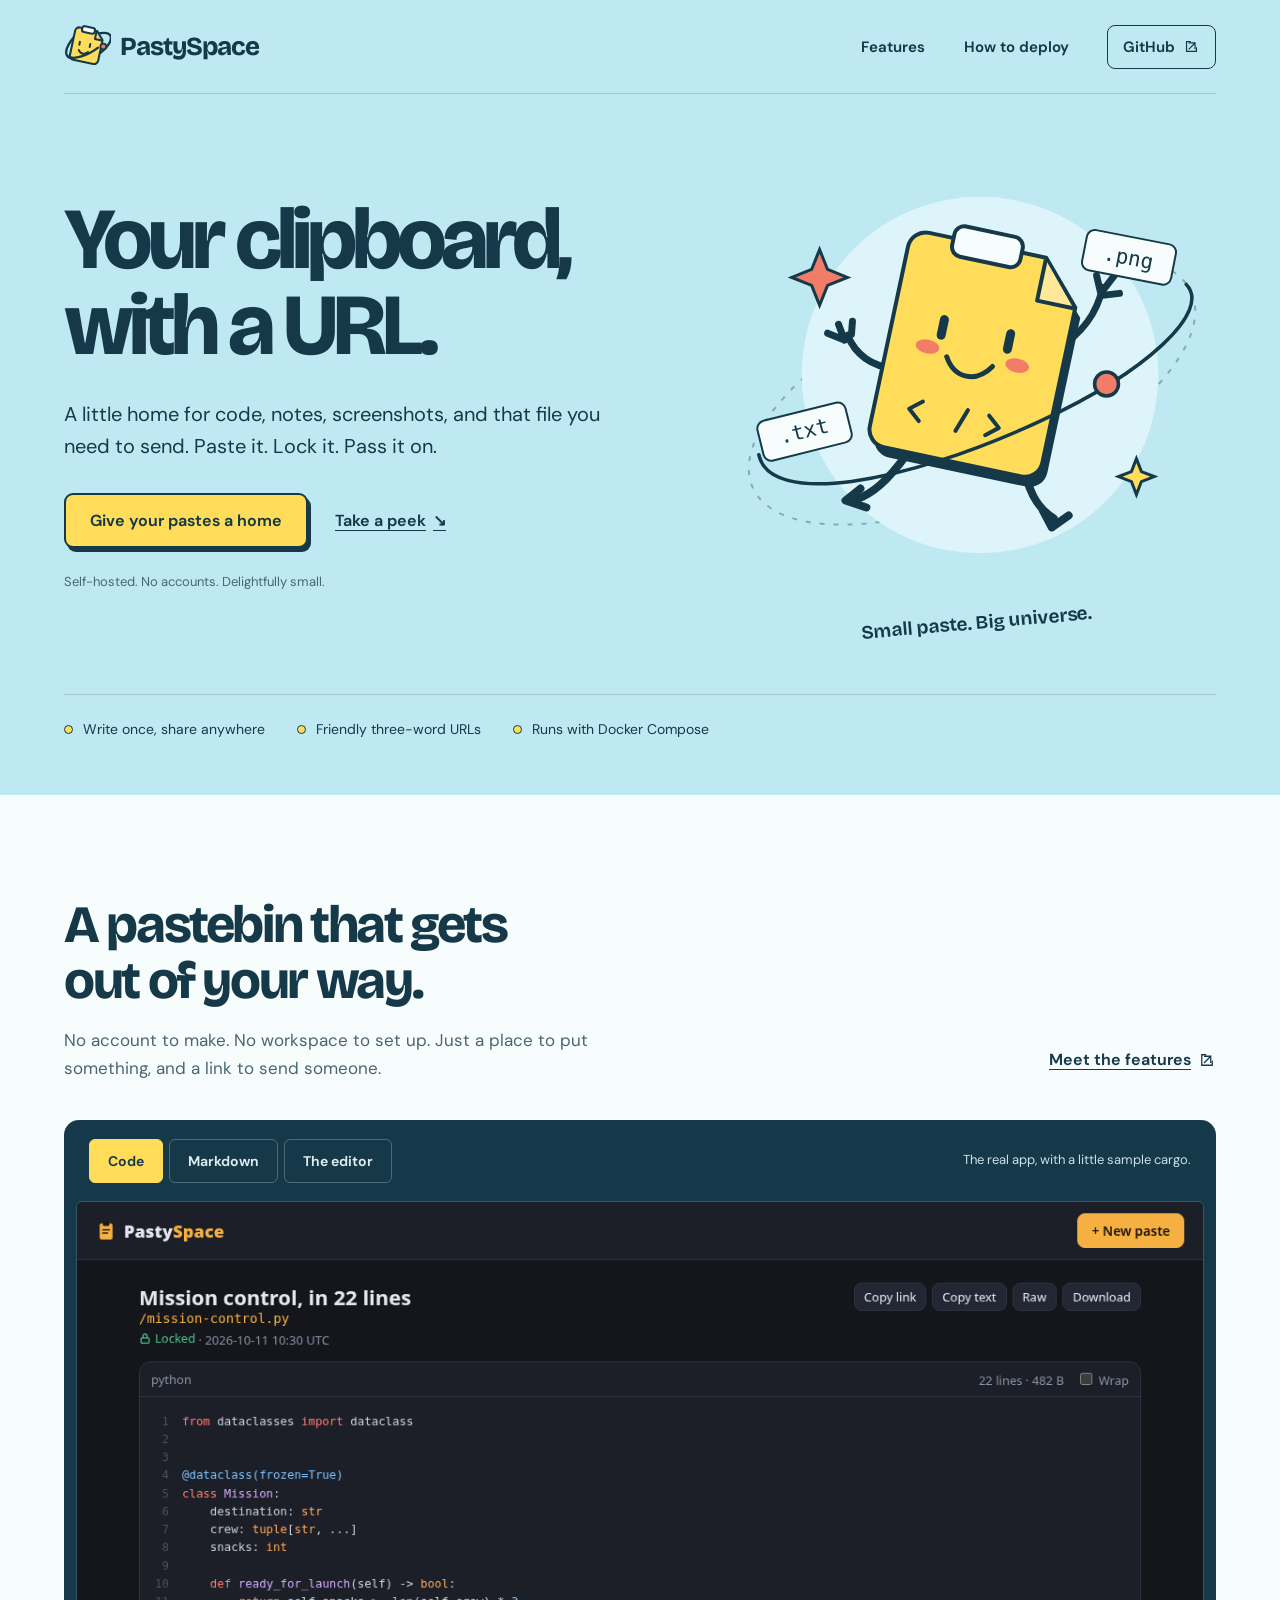
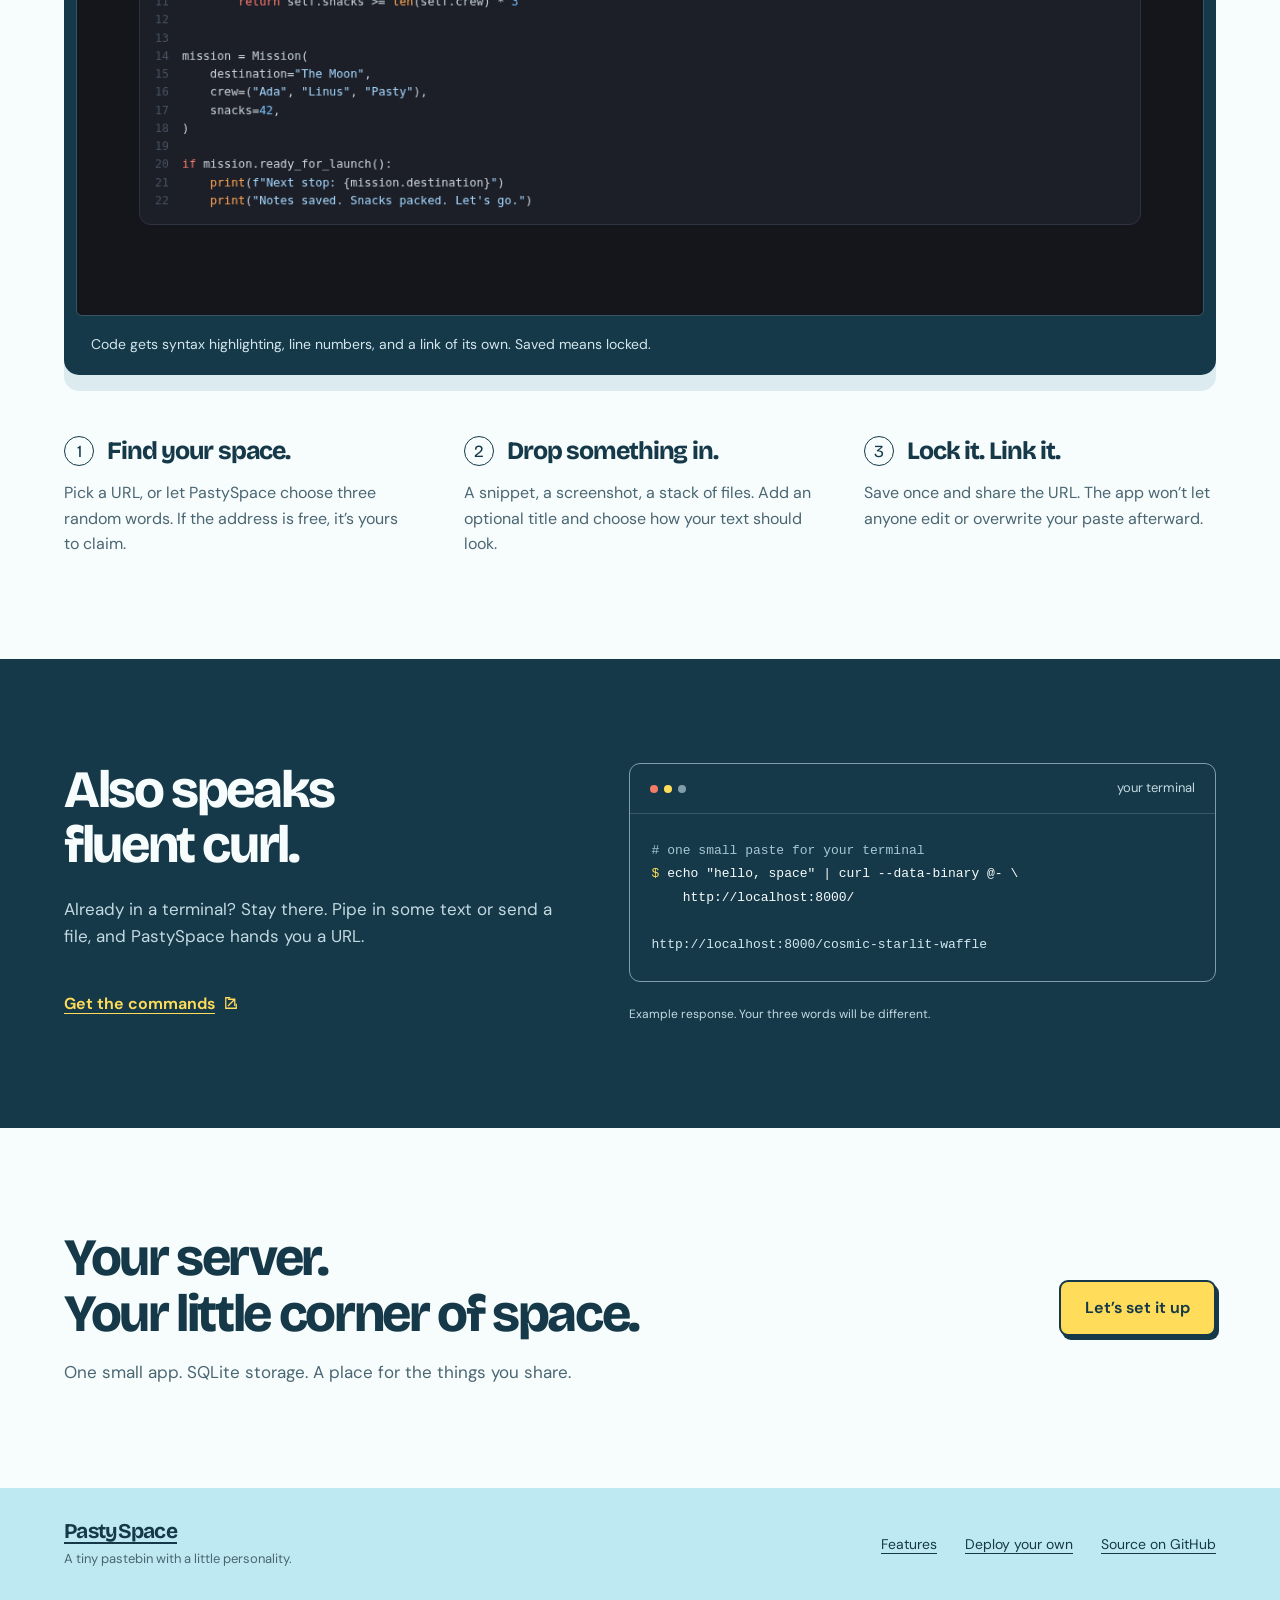
<file: index.html>
<!doctype html>
<html lang="en">
  <head>
    <meta charset="utf-8" />
    <meta name="viewport" content="width=device-width, initial-scale=1" />
    <meta name="theme-color" content="#bfe9f2" />
    <meta
      name="description"
      content="A tiny, self-hosted, write-once pastebin. Share text, code, screenshots and files with a memorable URL. No accounts, no fuss."
    />
    <meta property="og:type" content="website" />
    <meta
      property="og:title"
      content="PastySpace — Your clipboard, with a URL."
    />
    <meta
      property="og:description"
      content="A tiny, self-hosted, write-once pastebin. Share text, code, screenshots and files with a memorable URL. No accounts, no fuss."
    />
    <title>PastySpace — Your clipboard, with a URL.</title>
    <link rel="icon" type="image/svg+xml" href="assets/logo.svg" />
    <link
      rel="preload"
      href="assets/fonts/bricolage-grotesque.woff2"
      as="font"
      type="font/woff2"
      crossorigin
    />
    <link rel="stylesheet" href="assets/site.css" />
    <script src="assets/site.js" defer></script>
  </head>
  <body>
    <a class="skip-link" href="#main">Skip to content</a>
    <header class="site-header">
      <div class="wrap nav-row">
        <a class="brand" href="./" aria-label="PastySpace home"
          ><img
            src="assets/logo.svg"
            width="47"
            height="47"
            alt=""
          />PastySpace</a
        >
        <nav class="site-nav" aria-label="Main navigation">
          <a href="features.html">Features</a
          ><a href="deploy.html">How to deploy</a
          ><a class="repo-link" href="https://github.com/mubix/pastyspace"
            >GitHub
            <svg
              viewBox="0 0 24 24"
              fill="none"
              stroke="currentColor"
              stroke-width="1.7"
              aria-hidden="true"
            >
              <path d="M8 16 17 7M8 7h9v9" />
              <path d="M19 13v6H5V5h6" /></svg
          ></a>
        </nav>
      </div>
    </header>
    <main id="main">
      <section class="hero">
        <div class="wrap">
          <div class="hero-grid">
            <div>
              <h1>Your clipboard,<br />with a URL.</h1>
              <p class="intro">
                A little home for code, notes, screenshots, and that file you
                need to send. Paste it. Lock it. Pass it on.
              </p>
              <div class="actions">
                <a class="button sun" href="deploy.html"
                  >Give your pastes a home</a
                ><a class="text-link" href="#see-it"
                  >Take a peek <span aria-hidden="true">↘</span></a
                >
              </div>
              <p class="hero-note">
                Self-hosted. No accounts. Delightfully small.
              </p>
            </div>
            <figure class="mascot">
              <img
                src="assets/pasty.svg"
                width="540"
                height="480"
                alt="A smiling yellow clipboard floating in an orbit of text and image files."
              />
              <figcaption class="mascot-caption">
                Small paste. Big universe.
              </figcaption>
            </figure>
          </div>
          <div class="quick-facts" aria-label="At a glance">
            <span>Write once, share anywhere</span
            ><span>Friendly three-word URLs</span
            ><span>Runs with Docker Compose</span>
          </div>
        </div>
      </section>
      <section class="section" id="see-it">
        <div class="wrap">
          <div class="section-heading">
            <div>
              <h2>A pastebin that gets<br />out of your way.</h2>
              <p>
                No account to make. No workspace to set up. Just a place to put
                something, and a link to send someone.
              </p>
            </div>
            <a class="text-link" href="features.html"
              >Meet the features
              <svg
                viewBox="0 0 24 24"
                fill="none"
                stroke="currentColor"
                stroke-width="1.7"
                aria-hidden="true"
              >
                <path d="M8 16 17 7M8 7h9v9" />
                <path d="M19 13v6H5V5h6" /></svg
            ></a>
          </div>
          <div class="gallery" data-gallery>
            <div class="gallery-top">
              <div
                class="tabs"
                role="tablist"
                aria-label="App screenshots"
                hidden
              >
                <button
                  type="button"
                  id="tab-code"
                  role="tab"
                  aria-controls="panel-code"
                  aria-selected="true"
                >
                  Code</button
                ><button
                  type="button"
                  id="tab-markdown"
                  role="tab"
                  aria-controls="panel-markdown"
                  aria-selected="false"
                  tabindex="-1"
                >
                  Markdown</button
                ><button
                  type="button"
                  id="tab-editor"
                  role="tab"
                  aria-controls="panel-editor"
                  aria-selected="false"
                  tabindex="-1"
                >
                  The editor
                </button>
              </div>
              <span>The real app, with a little sample cargo.</span>
            </div>
            <figure
              class="gallery-panel"
              id="panel-code"
              role="tabpanel"
              aria-labelledby="tab-code"
              tabindex="0"
            >
              <a
                href="assets/screenshots/code.webp"
                aria-label="Open full-size code screenshot"
                ><img
                  src="assets/screenshots/code.webp"
                  width="1200"
                  height="760"
                  alt="PastySpace showing a saved Python snippet with syntax highlighting, line numbers, a Locked label, and copy and download controls."
                  loading="lazy"
              /></a>
              <figcaption>
                Code gets syntax highlighting, line numbers, and a link of its
                own. Saved means locked.
              </figcaption>
            </figure>
            <figure
              class="gallery-panel"
              id="panel-markdown"
              role="tabpanel"
              aria-labelledby="tab-markdown"
              tabindex="0"
            >
              <a
                href="assets/screenshots/markdown.webp"
                aria-label="Open full-size Markdown screenshot"
                ><img
                  src="assets/screenshots/markdown.webp"
                  width="1200"
                  height="900"
                  alt="A saved mission checklist rendered as Markdown, with a formatted table and an attached flight-path illustration."
                  loading="lazy"
              /></a>
              <figcaption>
                Readable Markdown, with your attachments right below. Flip to
                the source whenever you like.
              </figcaption>
            </figure>
            <figure
              class="gallery-panel"
              id="panel-editor"
              role="tabpanel"
              aria-labelledby="tab-editor"
              tabindex="0"
            >
              <a
                href="assets/screenshots/editor.webp"
                aria-label="Open full-size editor screenshot"
                ><img
                  src="assets/screenshots/editor.webp"
                  width="1200"
                  height="940"
                  alt="The PastySpace editor with Markdown mission notes, a file attachment, a format selector, and the Save and lock button."
                  loading="lazy"
              /></a>
              <figcaption>
                Type a little. Drop a file. Choose a format. Save &amp; lock
                when it’s ready.
              </figcaption>
            </figure>
          </div>
          <div class="workflow">
            <div>
              <div class="step-title">
                <span class="step-number">1</span>
                <h3>Find your space.</h3>
              </div>
              <p>
                Pick a URL, or let PastySpace choose three random words. If the
                address is free, it’s yours to claim.
              </p>
            </div>
            <div>
              <div class="step-title">
                <span class="step-number">2</span>
                <h3>Drop something in.</h3>
              </div>
              <p>
                A snippet, a screenshot, a stack of files. Add an optional title
                and choose how your text should look.
              </p>
            </div>
            <div>
              <div class="step-title">
                <span class="step-number">3</span>
                <h3>Lock it. Link it.</h3>
              </div>
              <p>
                Save once and share the URL. The app won’t let anyone edit or
                overwrite your paste afterward.
              </p>
            </div>
          </div>
        </div>
      </section>
      <section class="section terminal-section">
        <div class="wrap terminal-layout">
          <div>
            <h2>Also speaks<br />fluent curl.</h2>
            <p>
              Already in a terminal? Stay there. Pipe in some text or send a
              file, and PastySpace hands you a URL.
            </p>
            <div class="actions">
              <a class="text-link" href="deploy.html#command-line"
                >Get the commands
                <svg
                  viewBox="0 0 24 24"
                  fill="none"
                  stroke="currentColor"
                  stroke-width="1.7"
                  aria-hidden="true"
                >
                  <path d="M8 16 17 7M8 7h9v9" />
                  <path d="M19 13v6H5V5h6" /></svg
              ></a>
            </div>
          </div>
          <div>
            <div class="terminal">
              <div class="terminal-bar">
                <span class="terminal-dots" aria-hidden="true"
                  ><i></i><i></i><i></i></span
                ><span>your terminal</span>
              </div>
              <pre><span class="comment"># one small paste for your terminal</span>
<span class="prompt">$</span> echo "hello, space" | curl --data-binary @- \
    http://localhost:8000/

<span class="output">http://localhost:8000/cosmic-starlit-waffle</span></pre>
            </div>
            <p class="terminal-note">
              Example response. Your three words will be different.
            </p>
          </div>
        </div>
      </section>
      <section class="section">
        <div class="wrap closing">
          <div>
            <h2>Your server.<br />Your little corner of space.</h2>
            <p>
              One small app. SQLite storage. A place for the things you share.
            </p>
          </div>
          <a class="button sun" href="deploy.html">Let’s set it up</a>
        </div>
      </section>
    </main>
    <footer class="site-footer">
      <div class="wrap footer-row">
        <div>
          <a class="footer-brand" href="./">PastySpace</a>
          <p>A tiny pastebin with a little personality.</p>
        </div>
        <nav class="footer-links" aria-label="Footer navigation">
          <a href="features.html">Features</a
          ><a href="deploy.html">Deploy your own</a
          ><a href="https://github.com/mubix/pastyspace">Source on GitHub</a>
        </nav>
      </div>
    </footer>
    <div
      id="copy-status"
      class="sr-only"
      role="status"
      aria-live="polite"
    ></div>
  </body>
</html>
</file>
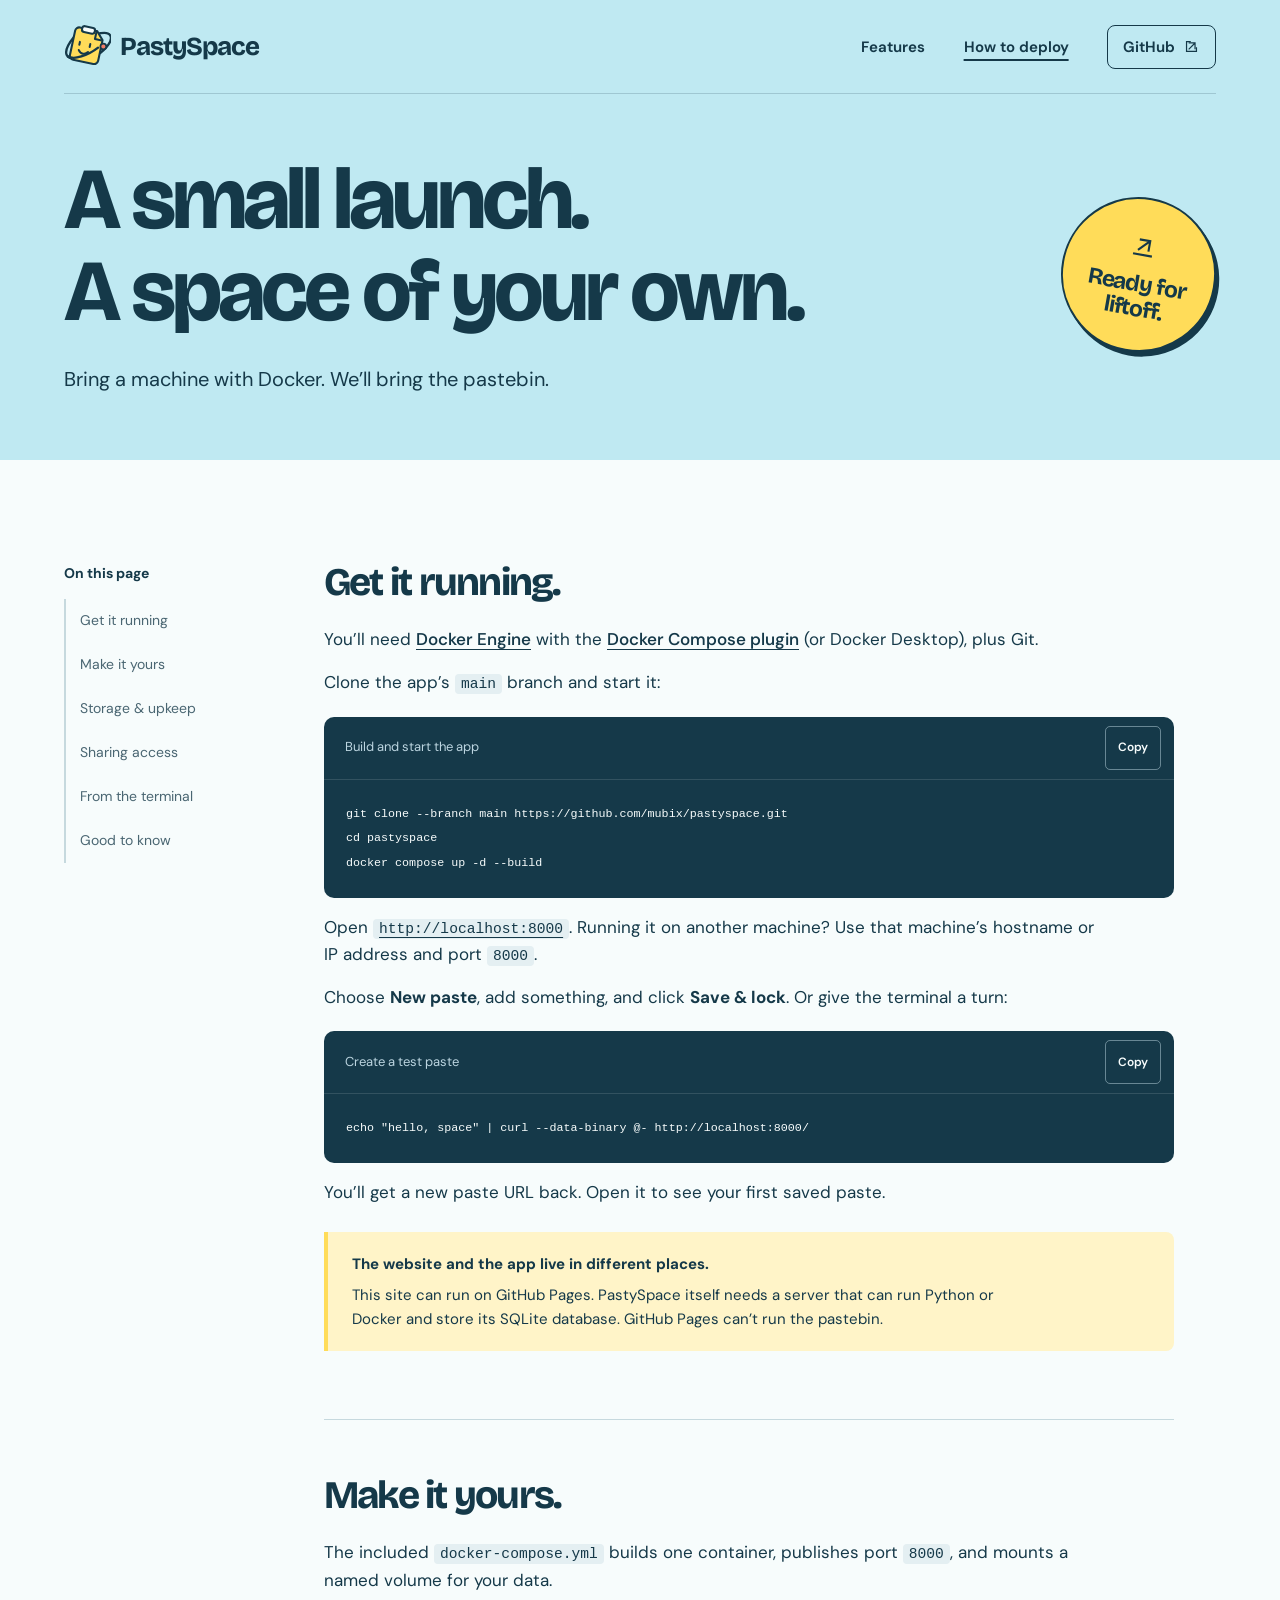
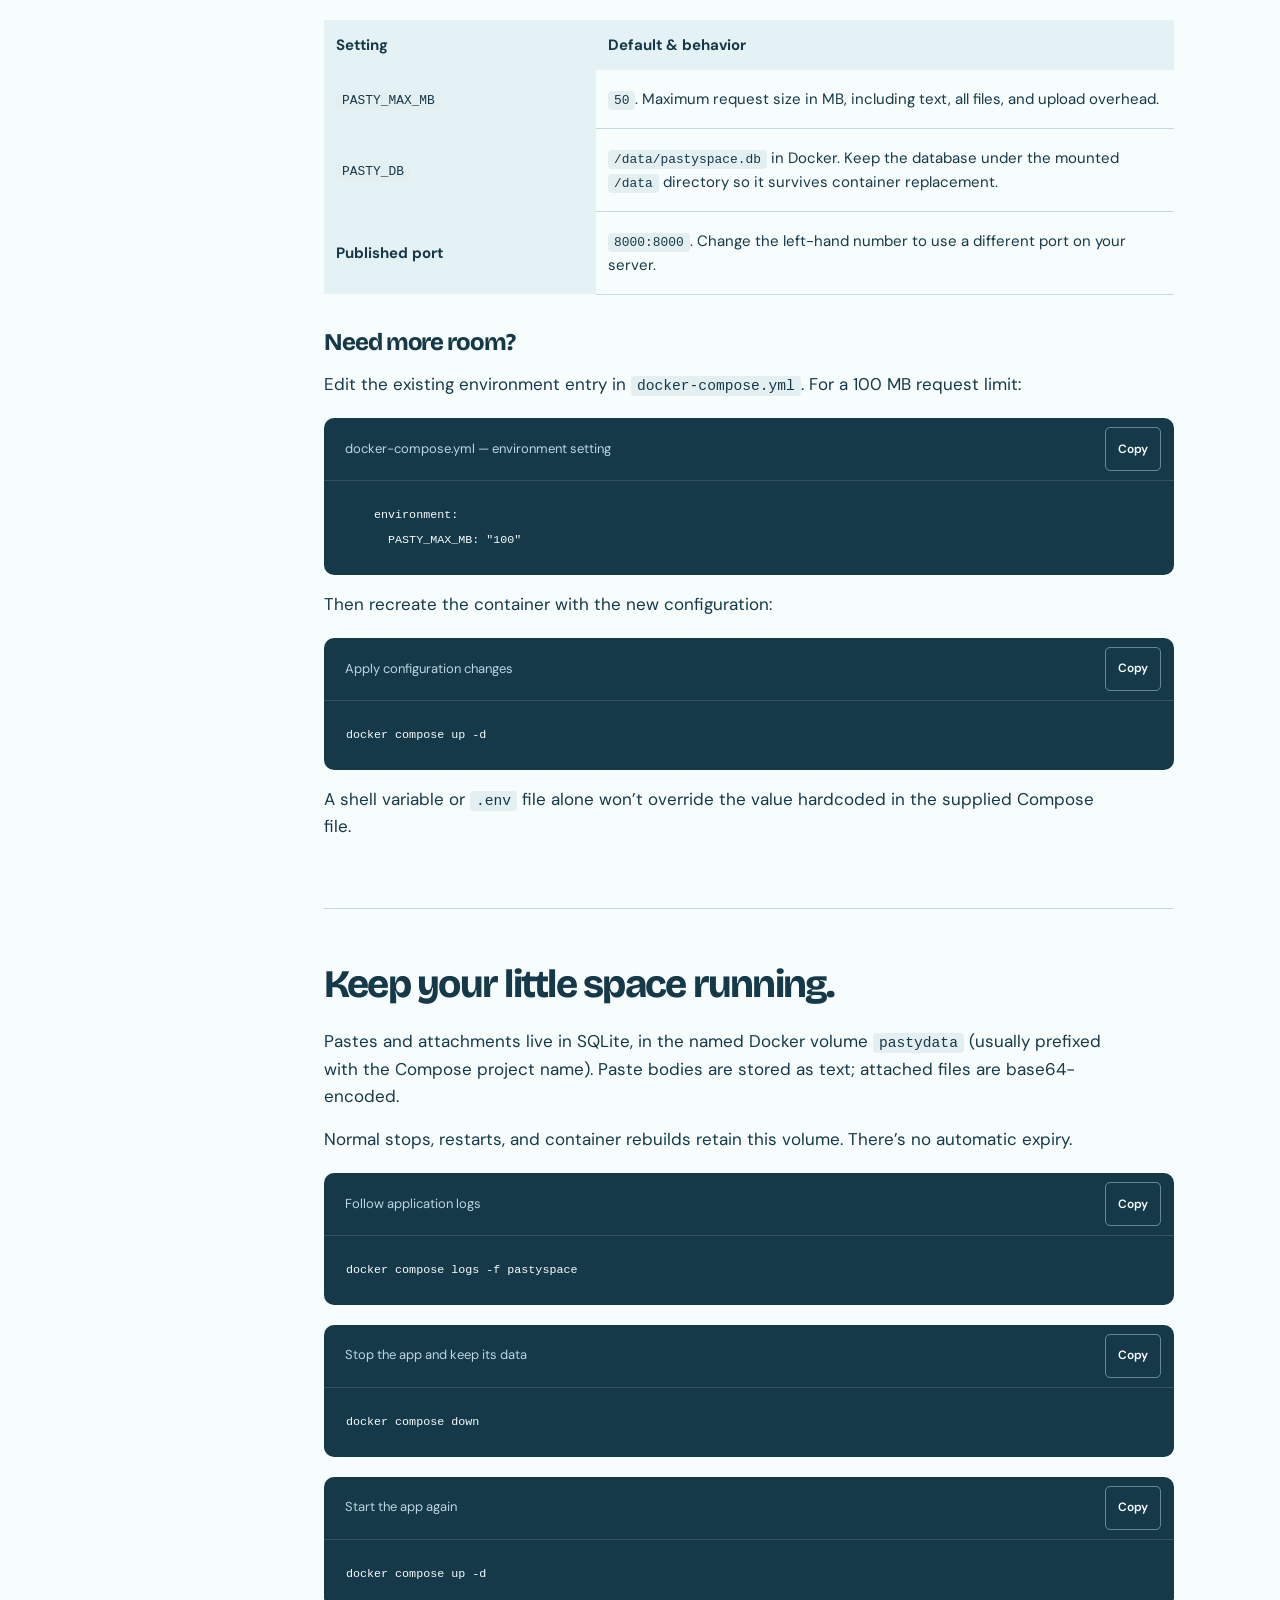
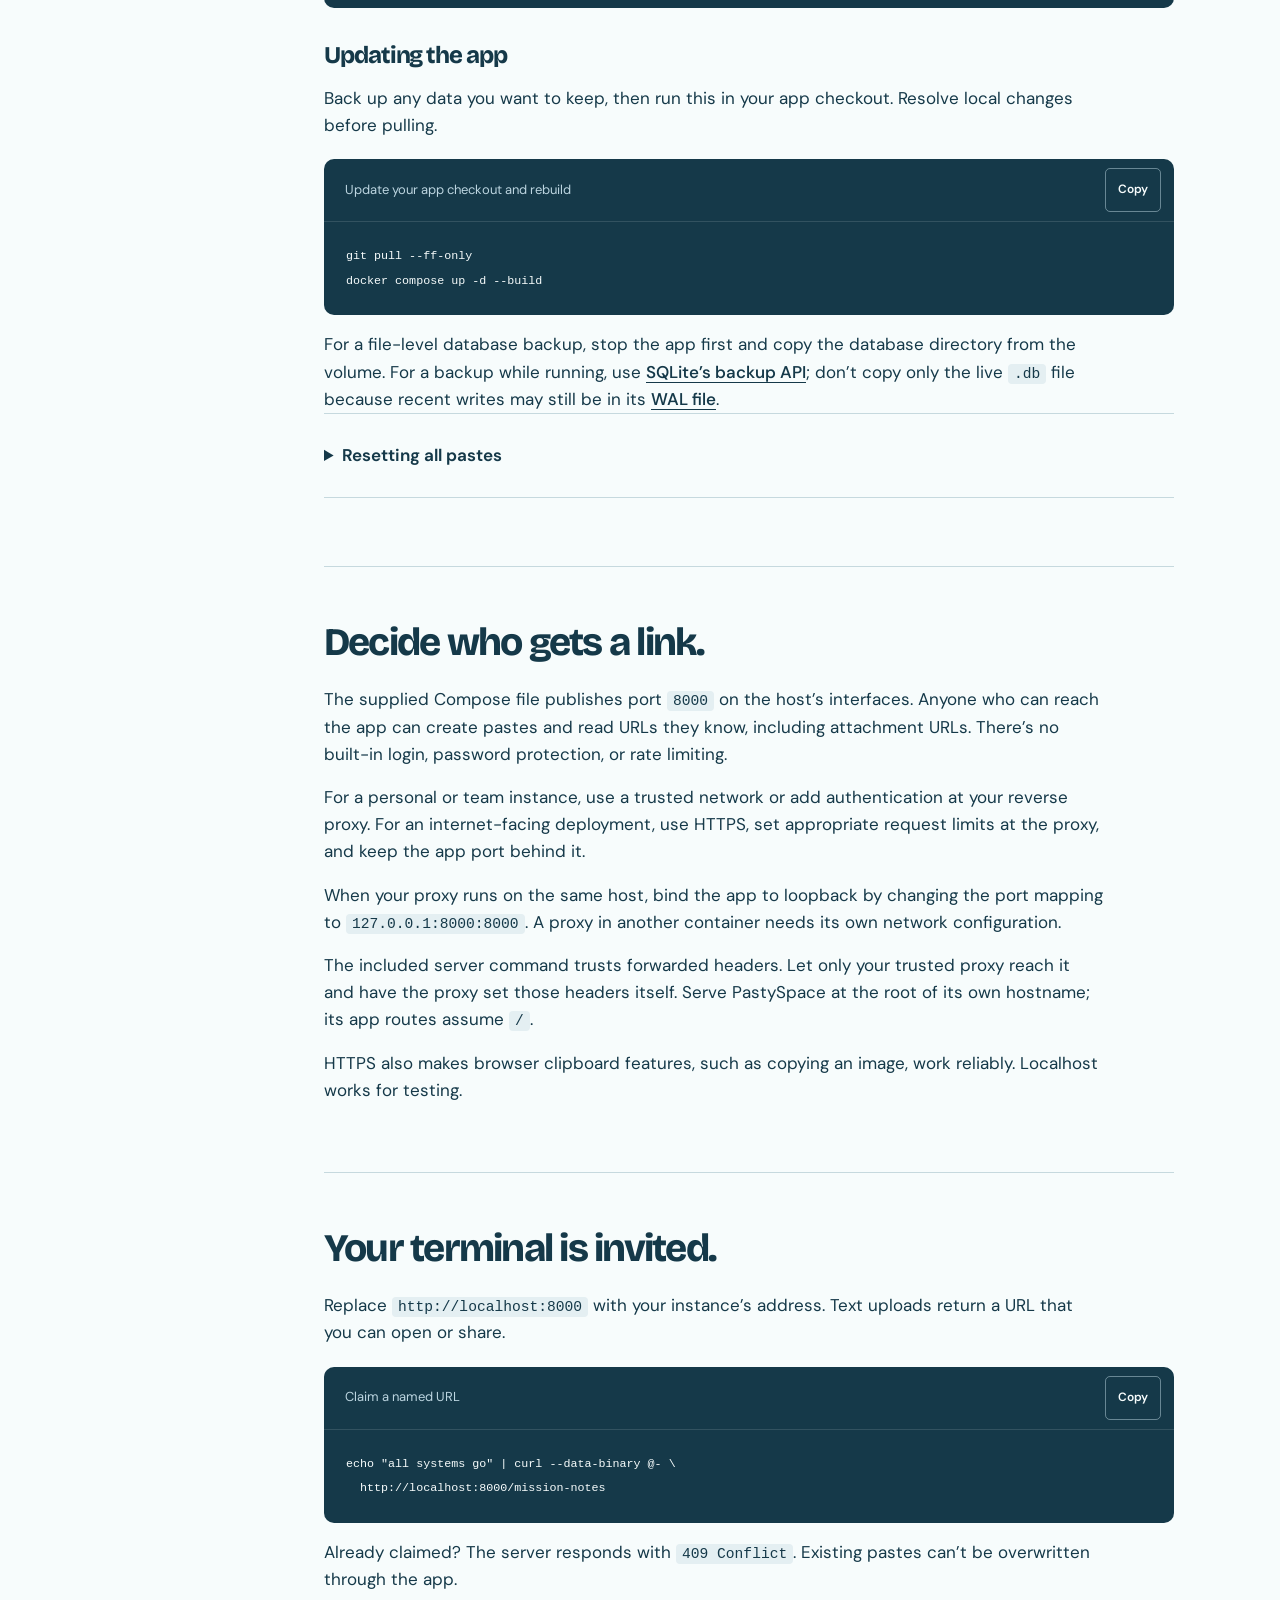
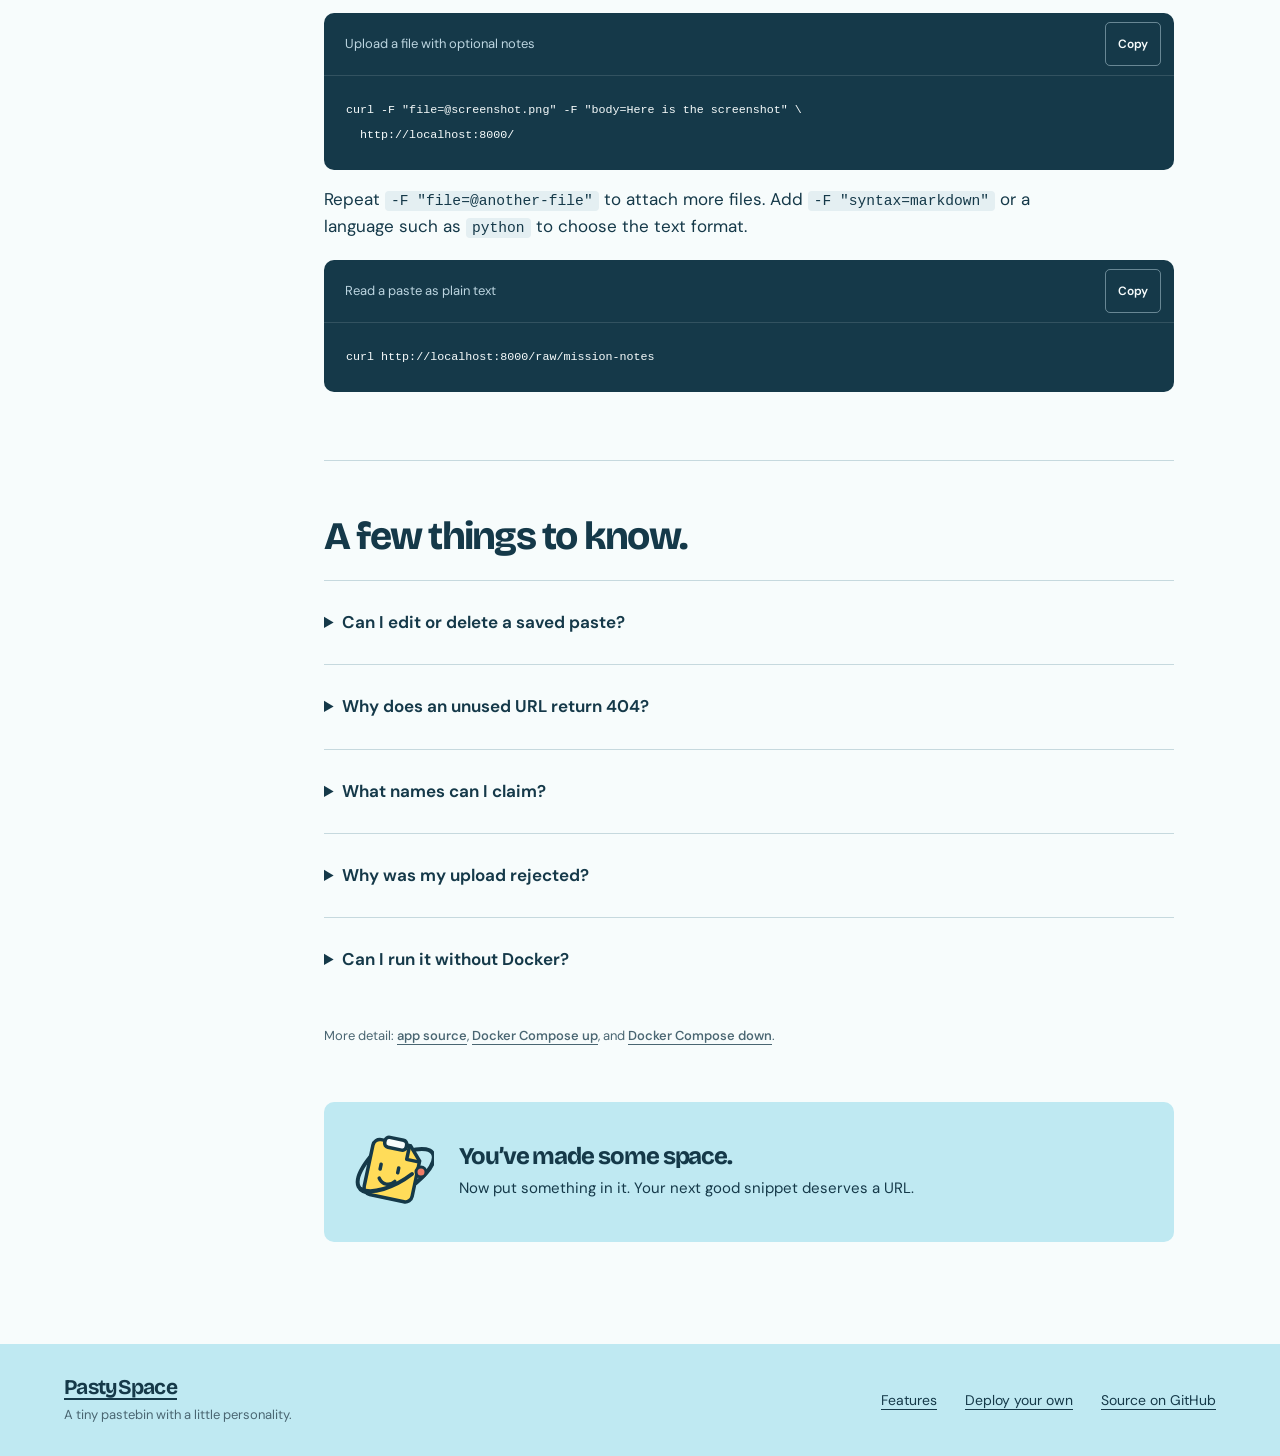
<file: deploy.html>
<!doctype html>
<html lang="en">
  <head>
    <meta charset="utf-8" />
    <meta name="viewport" content="width=device-width, initial-scale=1" />
    <meta name="theme-color" content="#bfe9f2" />
    <meta
      name="description"
      content="Run your own PastySpace pastebin with Docker Compose. A practical guide to setup, storage, configuration, access and curl commands."
    />
    <meta property="og:type" content="website" />
    <meta property="og:title" content="How to deploy — PastySpace" />
    <meta
      property="og:description"
      content="Run your own PastySpace pastebin with Docker Compose. A practical guide to setup, storage, configuration, access and curl commands."
    />
    <title>How to deploy — PastySpace</title>
    <link rel="icon" type="image/svg+xml" href="assets/logo.svg" />
    <link
      rel="preload"
      href="assets/fonts/bricolage-grotesque.woff2"
      as="font"
      type="font/woff2"
      crossorigin
    />
    <link rel="stylesheet" href="assets/site.css" />
    <script src="assets/site.js" defer></script>
  </head>
  <body>
    <a class="skip-link" href="#main">Skip to content</a>
    <header class="site-header">
      <div class="wrap nav-row">
        <a class="brand" href="./" aria-label="PastySpace home"
          ><img
            src="assets/logo.svg"
            width="47"
            height="47"
            alt=""
          />PastySpace</a
        >
        <nav class="site-nav" aria-label="Main navigation">
          <a href="features.html">Features</a
          ><a href="deploy.html" aria-current="page">How to deploy</a
          ><a class="repo-link" href="https://github.com/mubix/pastyspace"
            >GitHub
            <svg
              viewBox="0 0 24 24"
              fill="none"
              stroke="currentColor"
              stroke-width="1.7"
              aria-hidden="true"
            >
              <path d="M8 16 17 7M8 7h9v9" />
              <path d="M19 13v6H5V5h6" /></svg
          ></a>
        </nav>
      </div>
    </header>
    <main id="main">
      <section class="page-intro">
        <div class="wrap page-intro-inner">
          <div>
            <h1>A small launch.<br />A space of your own.</h1>
            <p class="lead">
              Bring a machine with Docker. We’ll bring the pastebin.
            </p>
          </div>
          <div class="page-sticker" aria-hidden="true">
            <svg
              width="34"
              height="34"
              viewBox="0 0 32 32"
              fill="none"
              stroke="currentColor"
              stroke-width="2"
            >
              <path d="m11 21 10-10M11 11h10v10" />
              <path d="M7 25h18" /></svg
            >Ready for<br />liftoff.
          </div>
        </div>
      </section>
      <div class="wrap section deploy-layout">
        <nav class="toc" aria-label="On this page">
          <p>On this page</p>
          <a href="#quickstart">Get it running</a
          ><a href="#configuration">Make it yours</a
          ><a href="#storage">Storage &amp; upkeep</a
          ><a href="#access">Sharing access</a
          ><a href="#command-line">From the terminal</a
          ><a href="#questions">Good to know</a>
        </nav>
        <div class="guide">
          <section class="guide-section" id="quickstart">
            <h2>Get it running.</h2>
            <p>
              You’ll need
              <a href="https://docs.docker.com/engine/install/"
                >Docker Engine</a
              >
              with the
              <a href="https://docs.docker.com/compose/install/"
                >Docker Compose plugin</a
              >
              (or Docker Desktop), plus Git.
            </p>
            <p>Clone the app’s <code>main</code> branch and start it:</p>
            <div class="code-box">
              <div class="code-heading">
                <span>Build and start the app</span
                ><button
                  class="copy-button"
                  type="button"
                  data-copy="quickstart-command"
                  aria-label="Copy Build and start the app"
                  hidden
                >
                  Copy
                </button>
              </div>
              <pre
                tabindex="0"
                aria-label="Build and start the app"
              ><code id="quickstart-command">git clone --branch main https://github.com/mubix/pastyspace.git
cd pastyspace
docker compose up -d --build</code></pre>
            </div>
            <p>
              Open
              <a href="http://localhost:8000"
                ><code>http://localhost:8000</code></a
              >. Running it on another machine? Use that machine’s hostname or
              IP address and port <code>8000</code>.
            </p>
            <p>
              Choose <strong>New paste</strong>, add something, and click
              <strong>Save &amp; lock</strong>. Or give the terminal a turn:
            </p>
            <div class="code-box">
              <div class="code-heading">
                <span>Create a test paste</span
                ><button
                  class="copy-button"
                  type="button"
                  data-copy="check-paste"
                  aria-label="Copy Create a test paste"
                  hidden
                >
                  Copy
                </button>
              </div>
              <pre
                tabindex="0"
                aria-label="Create a test paste"
              ><code id="check-paste">echo &quot;hello, space&quot; | curl --data-binary @- http://localhost:8000/</code></pre>
            </div>
            <p>
              You’ll get a new paste URL back. Open it to see your first saved
              paste.
            </p>
            <aside class="note">
              <strong>The website and the app live in different places.</strong>
              <p>
                This site can run on GitHub Pages. PastySpace itself needs a
                server that can run Python or Docker and store its SQLite
                database. GitHub Pages can’t run the pastebin.
              </p>
            </aside>
          </section>
          <section class="guide-section" id="configuration">
            <h2>Make it yours.</h2>
            <p>
              The included <code>docker-compose.yml</code> builds one container,
              publishes port <code>8000</code>, and mounts a named volume for
              your data.
            </p>
            <div class="table-scroll">
              <table class="config-table">
                <thead>
                  <tr>
                    <th scope="col">Setting</th>
                    <th scope="col">Default &amp; behavior</th>
                  </tr>
                </thead>
                <tbody>
                  <tr>
                    <th scope="row"><code>PASTY_MAX_MB</code></th>
                    <td>
                      <code>50</code>. Maximum request size in MB, including
                      text, all files, and upload overhead.
                    </td>
                  </tr>
                  <tr>
                    <th scope="row"><code>PASTY_DB</code></th>
                    <td>
                      <code>/data/pastyspace.db</code> in Docker. Keep the
                      database under the mounted <code>/data</code> directory so
                      it survives container replacement.
                    </td>
                  </tr>
                  <tr>
                    <th scope="row">Published port</th>
                    <td>
                      <code>8000:8000</code>. Change the left-hand number to use
                      a different port on your server.
                    </td>
                  </tr>
                </tbody>
              </table>
            </div>
            <h3>Need more room?</h3>
            <p>
              Edit the existing environment entry in
              <code>docker-compose.yml</code>. For a 100 MB request limit:
            </p>
            <div class="code-box">
              <div class="code-heading">
                <span>docker-compose.yml — environment setting</span
                ><button
                  class="copy-button"
                  type="button"
                  data-copy="config-limit"
                  aria-label="Copy docker-compose.yml — environment setting"
                  hidden
                >
                  Copy
                </button>
              </div>
              <pre
                tabindex="0"
                aria-label="docker-compose.yml — environment setting"
              ><code id="config-limit">    environment:
      PASTY_MAX_MB: &quot;100&quot;</code></pre>
            </div>
            <p>Then recreate the container with the new configuration:</p>
            <div class="code-box">
              <div class="code-heading">
                <span>Apply configuration changes</span
                ><button
                  class="copy-button"
                  type="button"
                  data-copy="apply-config"
                  aria-label="Copy Apply configuration changes"
                  hidden
                >
                  Copy
                </button>
              </div>
              <pre
                tabindex="0"
                aria-label="Apply configuration changes"
              ><code id="apply-config">docker compose up -d</code></pre>
            </div>
            <p>
              A shell variable or <code>.env</code> file alone won’t override
              the value hardcoded in the supplied Compose file.
            </p>
          </section>
          <section class="guide-section" id="storage">
            <h2>Keep your little space running.</h2>
            <p>
              Pastes and attachments live in SQLite, in the named Docker volume
              <code>pastydata</code> (usually prefixed with the Compose project
              name). Paste bodies are stored as text; attached files are
              base64-encoded.
            </p>
            <p>
              Normal stops, restarts, and container rebuilds retain this volume.
              There’s no automatic expiry.
            </p>
            <div class="code-box">
              <div class="code-heading">
                <span>Follow application logs</span
                ><button
                  class="copy-button"
                  type="button"
                  data-copy="show-logs"
                  aria-label="Copy Follow application logs"
                  hidden
                >
                  Copy
                </button>
              </div>
              <pre
                tabindex="0"
                aria-label="Follow application logs"
              ><code id="show-logs">docker compose logs -f pastyspace</code></pre>
            </div>
            <div class="code-box">
              <div class="code-heading">
                <span>Stop the app and keep its data</span
                ><button
                  class="copy-button"
                  type="button"
                  data-copy="stop-app"
                  aria-label="Copy Stop the app and keep its data"
                  hidden
                >
                  Copy
                </button>
              </div>
              <pre
                tabindex="0"
                aria-label="Stop the app and keep its data"
              ><code id="stop-app">docker compose down</code></pre>
            </div>
            <div class="code-box">
              <div class="code-heading">
                <span>Start the app again</span
                ><button
                  class="copy-button"
                  type="button"
                  data-copy="start-app"
                  aria-label="Copy Start the app again"
                  hidden
                >
                  Copy
                </button>
              </div>
              <pre
                tabindex="0"
                aria-label="Start the app again"
              ><code id="start-app">docker compose up -d</code></pre>
            </div>
            <h3>Updating the app</h3>
            <p>
              Back up any data you want to keep, then run this in your app
              checkout. Resolve local changes before pulling.
            </p>
            <div class="code-box">
              <div class="code-heading">
                <span>Update your app checkout and rebuild</span
                ><button
                  class="copy-button"
                  type="button"
                  data-copy="update-app"
                  aria-label="Copy Update your app checkout and rebuild"
                  hidden
                >
                  Copy
                </button>
              </div>
              <pre
                tabindex="0"
                aria-label="Update your app checkout and rebuild"
              ><code id="update-app">git pull --ff-only
docker compose up -d --build</code></pre>
            </div>
            <p>
              For a file-level database backup, stop the app first and copy the
              database directory from the volume. For a backup while running,
              use
              <a href="https://sqlite.org/backup.html">SQLite’s backup API</a>;
              don’t copy only the live <code>.db</code> file because recent
              writes may still be in its
              <a href="https://sqlite.org/wal.html#the_wal_file">WAL file</a>.
            </p>
            <details>
              <summary>Resetting all pastes</summary>
              <div class="note danger-note">
                <strong>This deletes your data.</strong>
                <p>
                  <code>docker compose down -v</code> removes the named volume
                  and every paste and attachment inside it. Only use it when you
                  deliberately want a fresh start.
                </p>
              </div>
            </details>
          </section>
          <section class="guide-section" id="access">
            <h2>Decide who gets a link.</h2>
            <p>
              The supplied Compose file publishes port <code>8000</code> on the
              host’s interfaces. Anyone who can reach the app can create pastes
              and read URLs they know, including attachment URLs. There’s no
              built-in login, password protection, or rate limiting.
            </p>
            <p>
              For a personal or team instance, use a trusted network or add
              authentication at your reverse proxy. For an internet-facing
              deployment, use HTTPS, set appropriate request limits at the
              proxy, and keep the app port behind it.
            </p>
            <p>
              When your proxy runs on the same host, bind the app to loopback by
              changing the port mapping to <code>127.0.0.1:8000:8000</code>. A
              proxy in another container needs its own network configuration.
            </p>
            <p>
              The included server command trusts forwarded headers. Let only
              your trusted proxy reach it and have the proxy set those headers
              itself. Serve PastySpace at the root of its own hostname; its app
              routes assume <code>/</code>.
            </p>
            <p>
              HTTPS also makes browser clipboard features, such as copying an
              image, work reliably. Localhost works for testing.
            </p>
          </section>
          <section class="guide-section" id="command-line">
            <h2>Your terminal is invited.</h2>
            <p>
              Replace <code>http://localhost:8000</code> with your instance’s
              address. Text uploads return a URL that you can open or share.
            </p>
            <div class="code-box">
              <div class="code-heading">
                <span>Claim a named URL</span
                ><button
                  class="copy-button"
                  type="button"
                  data-copy="claim-url"
                  aria-label="Copy Claim a named URL"
                  hidden
                >
                  Copy
                </button>
              </div>
              <pre
                tabindex="0"
                aria-label="Claim a named URL"
              ><code id="claim-url">echo &quot;all systems go&quot; | curl --data-binary @- \
  http://localhost:8000/mission-notes</code></pre>
            </div>
            <p>
              Already claimed? The server responds with
              <code>409 Conflict</code>. Existing pastes can’t be overwritten
              through the app.
            </p>
            <div class="code-box">
              <div class="code-heading">
                <span>Upload a file with optional notes</span
                ><button
                  class="copy-button"
                  type="button"
                  data-copy="upload-file"
                  aria-label="Copy Upload a file with optional notes"
                  hidden
                >
                  Copy
                </button>
              </div>
              <pre
                tabindex="0"
                aria-label="Upload a file with optional notes"
              ><code id="upload-file">curl -F &quot;file=@screenshot.png&quot; -F &quot;body=Here is the screenshot&quot; \
  http://localhost:8000/</code></pre>
            </div>
            <p>
              Repeat <code>-F "file=@another-file"</code> to attach more files.
              Add <code>-F "syntax=markdown"</code> or a language such as
              <code>python</code> to choose the text format.
            </p>
            <div class="code-box">
              <div class="code-heading">
                <span>Read a paste as plain text</span
                ><button
                  class="copy-button"
                  type="button"
                  data-copy="read-raw"
                  aria-label="Copy Read a paste as plain text"
                  hidden
                >
                  Copy
                </button>
              </div>
              <pre
                tabindex="0"
                aria-label="Read a paste as plain text"
              ><code id="read-raw">curl http://localhost:8000/raw/mission-notes</code></pre>
            </div>
          </section>
          <section class="guide-section" id="questions">
            <h2>A few things to know.</h2>
            <details>
              <summary>Can I edit or delete a saved paste?</summary>
              <p>
                There are no edit or delete controls. Make a new paste to share
                a revision. The server owner still controls the database; the
                app’s write-once rule is not tamper-proof storage.
              </p>
            </details>
            <details>
              <summary>Why does an unused URL return 404?</summary>
              <p>
                That’s intentional. PastySpace serves the claim editor with a
                404 status when a URL has no saved paste. Save it to create the
                paste. Use the home page at <code>/</code> for a basic
                availability check.
              </p>
            </details>
            <details>
              <summary>What names can I claim?</summary>
              <p>
                Names are lowercase and up to 100 characters. Start with a
                letter or number, then use letters, numbers, dots, underscores,
                or hyphens. Some names are reserved for app routes. You only
                claim the URL when you save, so someone else could save there
                first.
              </p>
            </details>
            <details>
              <summary>Why was my upload rejected?</summary>
              <p>
                The default limit is 50 MB for the entire request, including
                multipart overhead. Text and all attachments share it. Check
                both <code>PASTY_MAX_MB</code> and any upload limit at your
                reverse proxy.
              </p>
            </details>
            <details>
              <summary>Can I run it without Docker?</summary>
              <p>
                Yes. Install the packages in <code>requirements.txt</code> into
                a Python virtual environment and run with a production WSGI
                server such as the included Gunicorn. Direct execution defaults
                to <code>data/pastyspace.db</code> in the application directory,
                unless <code>PASTY_DB</code> is set. The included Docker
                configuration is the simplest documented setup.
              </p>
            </details>
            <p class="source-note">
              More detail:
              <a href="https://github.com/mubix/pastyspace">app source</a>,
              <a href="https://docs.docker.com/reference/cli/docker/compose/up/"
                >Docker Compose up</a
              >, and
              <a
                href="https://docs.docker.com/reference/cli/docker/compose/down/"
                >Docker Compose down</a
              >.
            </p>
          </section>
          <div class="deploy-ending">
            <img src="assets/logo.svg" width="80" height="80" alt="" />
            <div>
              <h3>You’ve made some space.</h3>
              <p>
                Now put something in it. Your next good snippet deserves a URL.
              </p>
            </div>
          </div>
        </div>
      </div>
    </main>
    <footer class="site-footer">
      <div class="wrap footer-row">
        <div>
          <a class="footer-brand" href="./">PastySpace</a>
          <p>A tiny pastebin with a little personality.</p>
        </div>
        <nav class="footer-links" aria-label="Footer navigation">
          <a href="features.html">Features</a
          ><a href="deploy.html">Deploy your own</a
          ><a href="https://github.com/mubix/pastyspace">Source on GitHub</a>
        </nav>
      </div>
    </footer>
    <div
      id="copy-status"
      class="sr-only"
      role="status"
      aria-live="polite"
    ></div>
  </body>
</html>
</file>
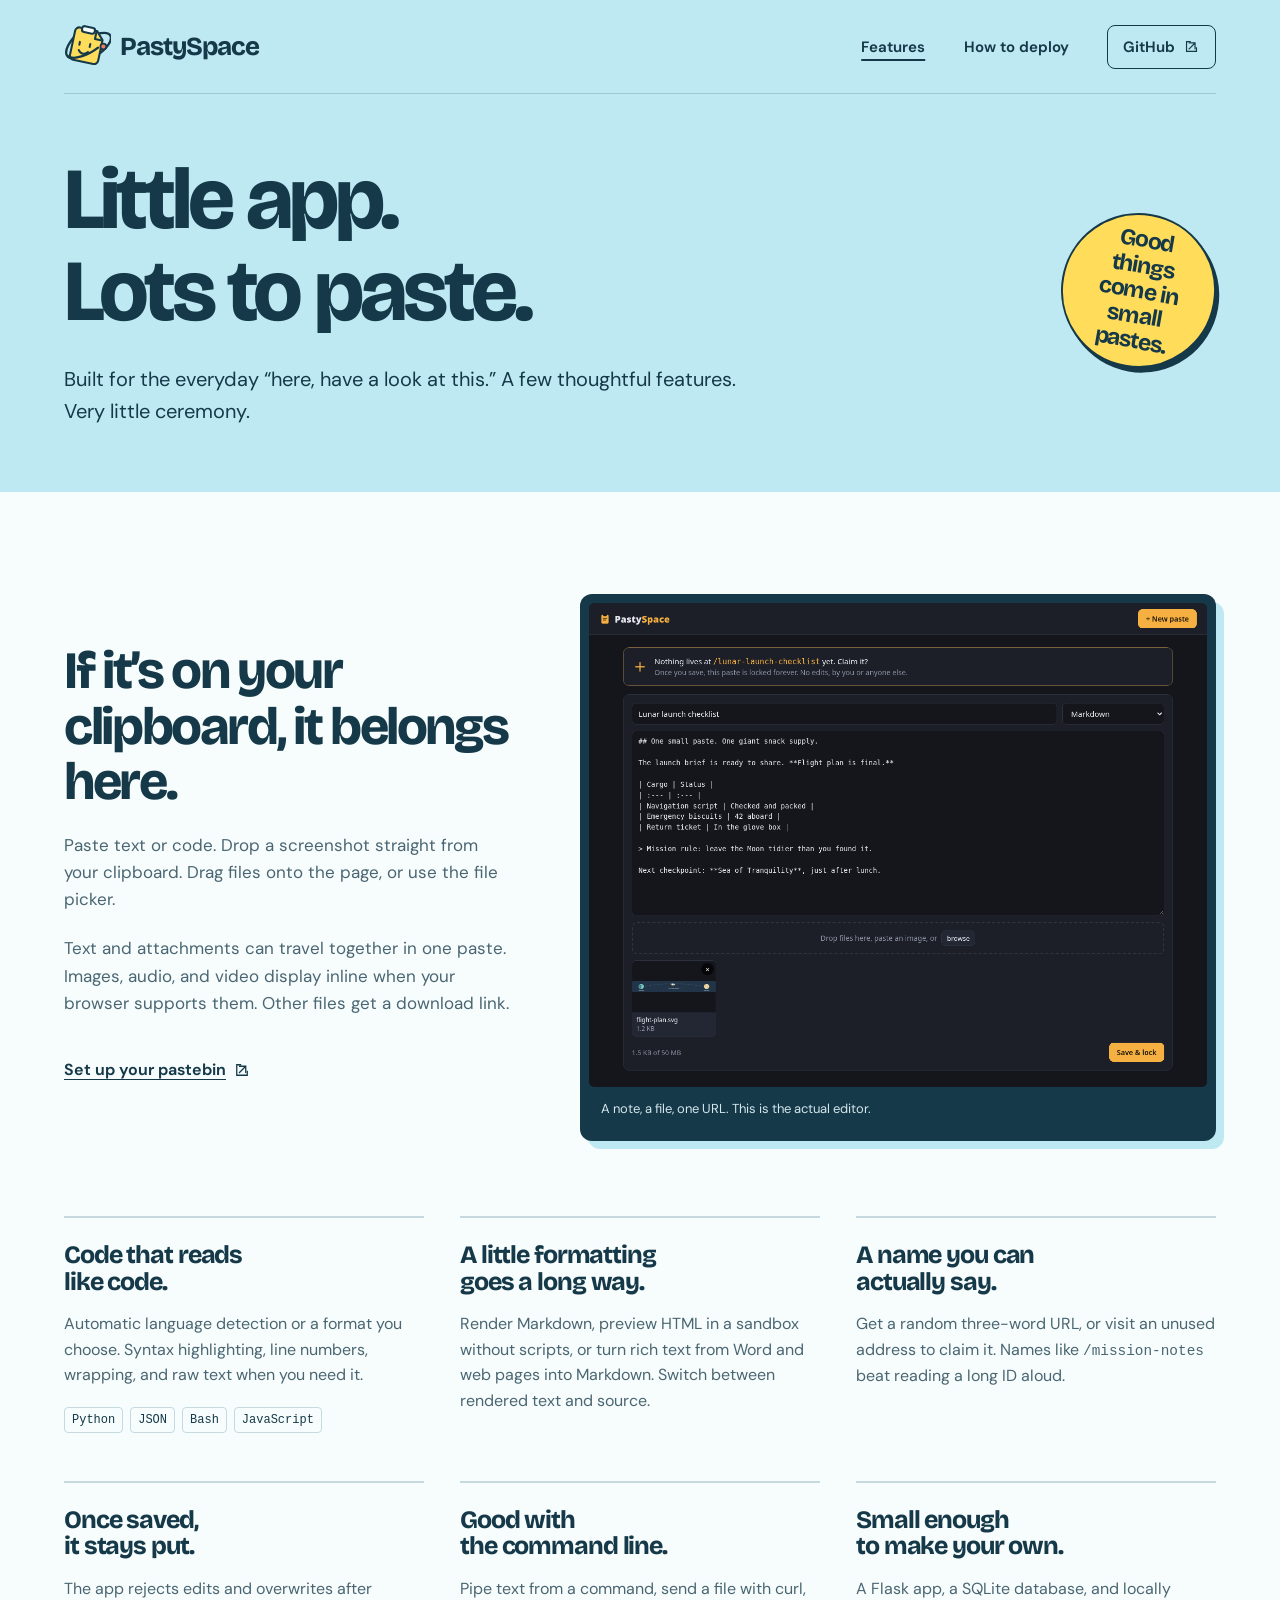
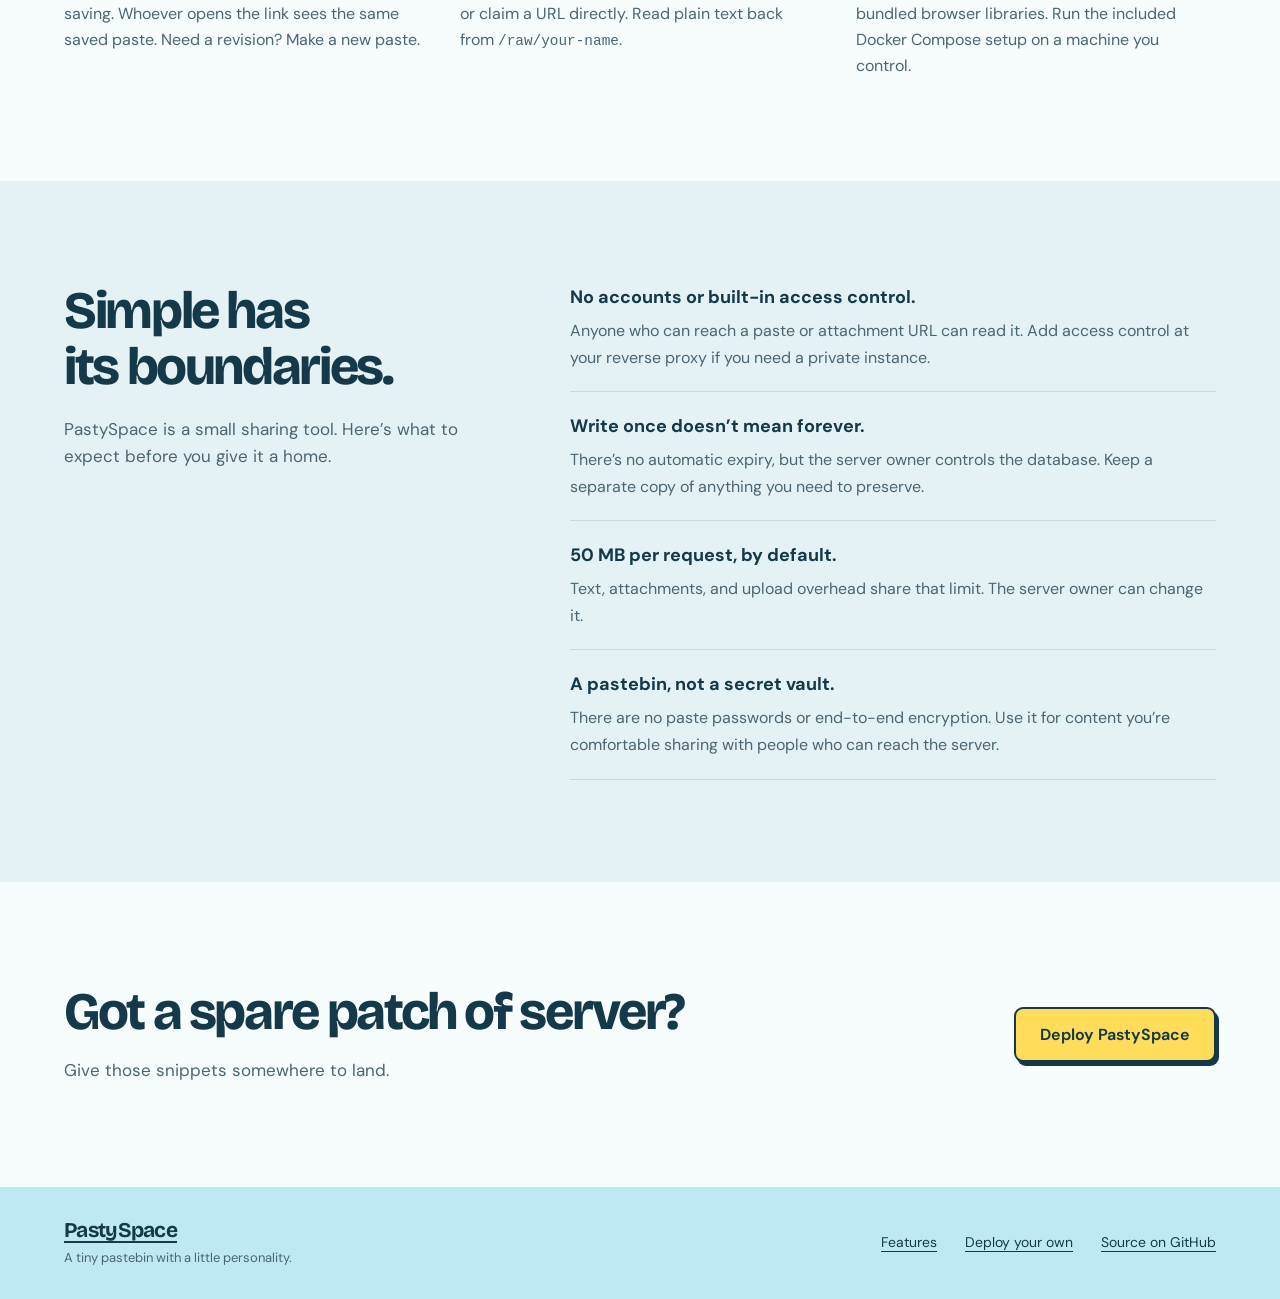
<file: features.html>
<!doctype html>
<html lang="en">
  <head>
    <meta charset="utf-8" />
    <meta name="viewport" content="width=device-width, initial-scale=1" />
    <meta name="theme-color" content="#bfe9f2" />
    <meta
      name="description"
      content="Code highlighting, Markdown, screenshots, file attachments, memorable URLs and a curl-friendly API. See what PastySpace does and how it works."
    />
    <meta property="og:type" content="website" />
    <meta property="og:title" content="Features — PastySpace" />
    <meta
      property="og:description"
      content="Code highlighting, Markdown, screenshots, file attachments, memorable URLs and a curl-friendly API. See what PastySpace does and how it works."
    />
    <title>Features — PastySpace</title>
    <link rel="icon" type="image/svg+xml" href="assets/logo.svg" />
    <link
      rel="preload"
      href="assets/fonts/bricolage-grotesque.woff2"
      as="font"
      type="font/woff2"
      crossorigin
    />
    <link rel="stylesheet" href="assets/site.css" />
    <script src="assets/site.js" defer></script>
  </head>
  <body>
    <a class="skip-link" href="#main">Skip to content</a>
    <header class="site-header">
      <div class="wrap nav-row">
        <a class="brand" href="./" aria-label="PastySpace home"
          ><img
            src="assets/logo.svg"
            width="47"
            height="47"
            alt=""
          />PastySpace</a
        >
        <nav class="site-nav" aria-label="Main navigation">
          <a href="features.html" aria-current="page">Features</a
          ><a href="deploy.html">How to deploy</a
          ><a class="repo-link" href="https://github.com/mubix/pastyspace"
            >GitHub
            <svg
              viewBox="0 0 24 24"
              fill="none"
              stroke="currentColor"
              stroke-width="1.7"
              aria-hidden="true"
            >
              <path d="M8 16 17 7M8 7h9v9" />
              <path d="M19 13v6H5V5h6" /></svg
          ></a>
        </nav>
      </div>
    </header>
    <main id="main">
      <section class="page-intro">
        <div class="wrap page-intro-inner">
          <div>
            <h1>Little app.<br />Lots to paste.</h1>
            <p class="lead">
              Built for the everyday “here, have a look at this.” A few
              thoughtful features. Very little ceremony.
            </p>
          </div>
          <div class="page-sticker" aria-hidden="true">
            Good things<br />come in<br />small pastes.
          </div>
        </div>
      </section>
      <section class="section">
        <div class="wrap">
          <div class="feature-lead">
            <div>
              <h2>If it’s on your clipboard, it belongs here.</h2>
              <p>
                Paste text or code. Drop a screenshot straight from your
                clipboard. Drag files onto the page, or use the file picker.
              </p>
              <p>
                Text and attachments can travel together in one paste. Images,
                audio, and video display inline when your browser supports them.
                Other files get a download link.
              </p>
              <div class="actions">
                <a class="text-link" href="deploy.html"
                  >Set up your pastebin
                  <svg
                    viewBox="0 0 24 24"
                    fill="none"
                    stroke="currentColor"
                    stroke-width="1.7"
                    aria-hidden="true"
                  >
                    <path d="M8 16 17 7M8 7h9v9" />
                    <path d="M19 13v6H5V5h6" /></svg
                ></a>
              </div>
            </div>
            <figure class="screenshot">
              <a
                href="assets/screenshots/editor.webp"
                aria-label="Open full-size editor screenshot"
                ><img
                  src="assets/screenshots/editor.webp"
                  width="1200"
                  height="940"
                  alt="The actual PastySpace editor, with a title, Markdown notes and a file ready to save."
                  loading="lazy"
              /></a>
              <figcaption>
                A note, a file, one URL. This is the actual editor.
              </figcaption>
            </figure>
          </div>
          <div class="feature-grid">
            <article class="feature-item">
              <h3>Code that reads<br />like code.</h3>
              <p>
                Automatic language detection or a format you choose. Syntax
                highlighting, line numbers, wrapping, and raw text when you need
                it.
              </p>
              <div class="format-samples" aria-label="Example formats">
                <span>Python</span><span>JSON</span><span>Bash</span
                ><span>JavaScript</span>
              </div>
            </article>
            <article class="feature-item">
              <h3>A little formatting<br />goes a long way.</h3>
              <p>
                Render Markdown, preview HTML in a sandbox without scripts, or
                turn rich text from Word and web pages into Markdown. Switch
                between rendered text and source.
              </p>
            </article>
            <article class="feature-item">
              <h3>A name you can<br />actually say.</h3>
              <p>
                Get a random three-word URL, or visit an unused address to claim
                it. Names like <code>/mission-notes</code> beat reading a long
                ID aloud.
              </p>
            </article>
            <article class="feature-item">
              <h3>Once saved,<br />it stays put.</h3>
              <p>
                The app rejects edits and overwrites after saving. Whoever opens
                the link sees the same saved paste. Need a revision? Make a new
                paste.
              </p>
            </article>
            <article class="feature-item">
              <h3>Good with<br />the command line.</h3>
              <p>
                Pipe text from a command, send a file with curl, or claim a URL
                directly. Read plain text back from <code>/raw/your-name</code>.
              </p>
            </article>
            <article class="feature-item">
              <h3>Small enough<br />to make your own.</h3>
              <p>
                A Flask app, a SQLite database, and locally bundled browser
                libraries. Run the included Docker Compose setup on a machine
                you control.
              </p>
            </article>
          </div>
        </div>
      </section>
      <section class="section honest-section">
        <div class="wrap honest-grid">
          <div>
            <h2>Simple has<br />its boundaries.</h2>
            <p>
              PastySpace is a small sharing tool. Here’s what to expect before
              you give it a home.
            </p>
          </div>
          <ul class="expectations">
            <li>
              <strong>No accounts or built-in access control.</strong
              ><span
                >Anyone who can reach a paste or attachment URL can read it. Add
                access control at your reverse proxy if you need a private
                instance.</span
              >
            </li>
            <li>
              <strong>Write once doesn’t mean forever.</strong
              ><span
                >There’s no automatic expiry, but the server owner controls the
                database. Keep a separate copy of anything you need to
                preserve.</span
              >
            </li>
            <li>
              <strong>50 MB per request, by default.</strong
              ><span
                >Text, attachments, and upload overhead share that limit. The
                server owner can change it.</span
              >
            </li>
            <li>
              <strong>A pastebin, not a secret vault.</strong
              ><span
                >There are no paste passwords or end-to-end encryption. Use it
                for content you’re comfortable sharing with people who can reach
                the server.</span
              >
            </li>
          </ul>
        </div>
      </section>
      <section class="section">
        <div class="wrap closing">
          <div>
            <h2>Got a spare patch of server?</h2>
            <p>Give those snippets somewhere to land.</p>
          </div>
          <a class="button sun" href="deploy.html">Deploy PastySpace</a>
        </div>
      </section>
    </main>
    <footer class="site-footer">
      <div class="wrap footer-row">
        <div>
          <a class="footer-brand" href="./">PastySpace</a>
          <p>A tiny pastebin with a little personality.</p>
        </div>
        <nav class="footer-links" aria-label="Footer navigation">
          <a href="features.html">Features</a
          ><a href="deploy.html">Deploy your own</a
          ><a href="https://github.com/mubix/pastyspace">Source on GitHub</a>
        </nav>
      </div>
    </footer>
    <div
      id="copy-status"
      class="sr-only"
      role="status"
      aria-live="polite"
    ></div>
  </body>
</html>
</file>
<file: assets/site.css>
@font-face {
  font-family: Bricolage;
  src: url("fonts/bricolage-grotesque.woff2") format("woff2");
  font-weight: 200 800;
  font-display: swap;
}
@font-face {
  font-family: DM Sans;
  src: url("fonts/dm-sans.woff2") format("woff2");
  font-weight: 100 1000;
  font-display: swap;
}
:root {
  --ink: #153949;
  --sky: #bfe9f2;
  --sun: #ffdc59;
  --coral: #f17c67;
  --paper: #f7fcfc;
  --quiet: #4a6672;
  --line: #c6d9de;
  --display: Bricolage, "Trebuchet MS", sans-serif;
  --body: "DM Sans", Arial, sans-serif;
  --mono: ui-monospace, "Cascadia Code", Consolas, monospace;
  --gutter: clamp(22px, 5vw, 80px);
  --width: 1240px;
  --space: clamp(72px, 8vw, 120px);
  color-scheme: light;
}
* {
  box-sizing: border-box;
}
html {
  scroll-behavior: smooth;
  scroll-padding-top: 24px;
}
body {
  margin: 0;
  background: var(--paper);
  color: var(--ink);
  font: 17px/1.6 var(--body);
  -webkit-font-smoothing: antialiased;
}
h1,
h2,
h3,
p,
figure {
  margin: 0;
}
h1,
h2,
h3 {
  font-family: var(--display);
  font-weight: 750;
  line-height: 1.06;
  letter-spacing: -0.045em;
}
h1 {
  font-size: clamp(52px, 6.8vw, 98px);
}
h2 {
  font-size: clamp(36px, 4.1vw, 58px);
}
h3 {
  font-size: 27px;
}
p {
  max-width: 65ch;
}
a {
  color: inherit;
  text-underline-offset: 4px;
}
a:hover {
  text-decoration-thickness: 2px;
}
button {
  font: inherit;
}
img,
svg {
  display: block;
  max-width: 100%;
}
button,
a {
  -webkit-tap-highlight-color: transparent;
}
:focus-visible {
  outline: 3px solid var(--ink);
  outline-offset: 5px;
}
button:focus-visible {
  outline-offset: 4px;
}
button {
  cursor: pointer;
}
button[hidden],
[hidden] {
  display: none !important;
}
::selection {
  background: var(--sun);
  color: var(--ink);
}
.wrap {
  width: min(var(--width), calc(100% - var(--gutter) * 2));
  margin-inline: auto;
}
.skip-link {
  position: fixed;
  left: 20px;
  top: -100px;
  background: var(--sun);
  padding: 12px 20px;
  z-index: 20;
}
.skip-link:focus {
  top: 14px;
}
.sr-only {
  position: absolute;
  width: 1px;
  height: 1px;
  padding: 0;
  margin: -1px;
  overflow: hidden;
  clip: rect(0, 0, 0, 0);
  white-space: nowrap;
  border: 0;
}
.site-header {
  background: var(--sky);
}
.nav-row {
  display: flex;
  justify-content: space-between;
  align-items: center;
  gap: 24px;
  padding-block: 23px;
  border-bottom: 1px solid #15394930;
}
.brand {
  display: flex;
  align-items: center;
  gap: 9px;
  font: 750 26px/1 var(--display);
  letter-spacing: -1px;
  text-decoration: none;
  flex-shrink: 0;
}
.brand img {
  width: 47px;
  height: 47px;
}
.site-nav {
  display: flex;
  gap: clamp(18px, 3vw, 42px);
  align-items: center;
}
.site-nav > a {
  font-size: 15px;
  font-weight: 650;
  display: inline-flex;
  align-items: center;
  min-height: 44px;
  text-decoration: none;
}
.site-nav > a:hover,
.site-nav > a[aria-current="page"] {
  text-decoration: underline;
  text-decoration-thickness: 2px;
  text-underline-offset: 7px;
}
.site-nav .repo-link {
  border: 1px solid var(--ink);
  border-radius: 8px;
  gap: 8px;
  padding: 0 15px;
}
.repo-link svg {
  width: 17px;
  height: 17px;
}
.hero {
  background: var(--sky);
  padding-block: 64px 54px;
  overflow: hidden;
}
.hero-grid {
  display: grid;
  grid-template-columns: 1.2fr 1fr;
  align-items: center;
  gap: 35px;
}
.hero h1 {
  max-width: 8.7em;
  line-height: 0.99;
  letter-spacing: -0.058em;
}
.hero .intro {
  font-size: 20px;
  line-height: 1.6;
  max-width: 28em;
  margin-top: 28px;
}
.actions {
  display: flex;
  align-items: center;
  flex-wrap: wrap;
  gap: 15px 27px;
  margin-top: 31px;
}
.button {
  display: inline-flex;
  align-items: center;
  justify-content: center;
  min-height: 52px;
  gap: 9px;
  padding: 13px 24px;
  border: 2px solid var(--ink);
  border-radius: 9px;
  background: var(--ink);
  color: var(--paper);
  font-size: 16px;
  font-weight: 650;
  text-decoration: none;
  box-shadow: 0 3px 0 #15394922;
  transition:
    transform 0.15s,
    box-shadow 0.15s;
}
.button:hover {
  transform: translateY(-2px);
  box-shadow: 0 5px 0 #15394922;
}
.button.sun {
  background: var(--sun);
  color: var(--ink);
  box-shadow: 3px 4px 0 var(--ink);
}
.button.sun:hover {
  box-shadow: 3px 6px 0 var(--ink);
}
.text-link {
  font-size: 16px;
  font-weight: 650;
  min-height: 44px;
  display: inline-flex;
  align-items: center;
  gap: 7px;
}
.hero-note {
  font-size: 13px;
  margin-top: 24px;
  color: var(--quiet);
}
.mascot {
  position: relative;
  margin: -18px -30px -6px 0;
}
.mascot img {
  width: 100%;
  height: auto;
}
.mascot-caption {
  text-align: center;
  font-family: var(--display);
  font-weight: 650;
  font-size: 19px;
  transform: rotate(-5deg);
  margin-top: -10px;
}
.quick-facts {
  display: flex;
  gap: 32px;
  align-items: center;
  flex-wrap: wrap;
  margin-top: 62px;
  padding-top: 23px;
  border-top: 1px solid #15394930;
  font-size: 14px;
}
.quick-facts span {
  display: flex;
  align-items: center;
  gap: 10px;
}
.quick-facts span:before {
  content: "";
  width: 7px;
  height: 7px;
  border: 1.5px solid var(--ink);
  border-radius: 50%;
  background: var(--sun);
}
.section {
  padding-block: var(--space);
}
.section-heading {
  display: flex;
  justify-content: space-between;
  align-items: flex-end;
  gap: 40px;
  margin-bottom: 38px;
}
.section-heading h2 {
  max-width: 13em;
}
.section-heading p {
  max-width: 31em;
  color: var(--quiet);
  margin-top: 19px;
}
.section-heading > .text-link {
  white-space: nowrap;
  flex-shrink: 0;
}
.gallery {
  border-radius: 15px;
  background: var(--ink);
  padding: 12px 12px 0;
  box-shadow: 0 16px 0 #dcebef;
  overflow: hidden;
}
.gallery-top {
  display: flex;
  justify-content: space-between;
  align-items: center;
  gap: 16px;
  padding: 7px 13px 18px;
  color: var(--paper);
}
.gallery-top > span {
  font-size: 13px;
  color: #cce1e9;
}
.tabs {
  display: flex;
  gap: 6px;
  flex-wrap: wrap;
}
.tabs button {
  min-height: 44px;
  padding: 8px 18px;
  font-size: 14px;
  font-weight: 650;
  background: transparent;
  color: #e1edf1;
  border: 1px solid #ffffff40;
  border-radius: 6px;
}
.tabs button[aria-selected="true"] {
  background: var(--sun);
  color: var(--ink);
  border-color: var(--sun);
}
.tabs button:focus-visible {
  outline-color: var(--sun);
}
.gallery-panel img {
  width: 100%;
  height: auto;
  border: 1px solid #ffffff25;
  border-radius: 6px;
  object-fit: contain;
  object-position: top;
}
.gallery-panel > a {
  display: block;
}
.gallery-panel > a:focus-visible {
  outline-color: var(--sun);
  outline-offset: -5px;
}
.gallery-panel figcaption {
  padding: 17px 15px 20px;
  color: #d4e6ed;
  font-size: 14px;
}
.gallery-panel + .gallery-panel {
  margin-top: 20px;
}
.gallery-panel[hidden] + .gallery-panel {
  margin-top: 0;
}
.workflow {
  display: grid;
  grid-template-columns: repeat(3, 1fr);
  gap: 48px;
  margin-top: 61px;
}
.step-title {
  display: flex;
  align-items: center;
  gap: 13px;
  margin-bottom: 14px;
}
.step-number {
  font-family: var(--display);
  font-size: 17px;
  border: 1.5px solid var(--ink);
  border-radius: 50%;
  width: 30px;
  height: 30px;
  display: grid;
  place-items: center;
  flex-shrink: 0;
}
.workflow h3 {
  font-size: 25px;
}
.workflow p {
  font-size: 16px;
  color: var(--quiet);
}
.terminal-section {
  background: var(--ink);
  color: var(--paper);
}
.terminal-layout {
  display: grid;
  grid-template-columns: 1fr 1.2fr;
  gap: 75px;
  align-items: center;
}
.terminal-layout p {
  color: #c3d9e2;
  margin-top: 23px;
  max-width: 30em;
}
.terminal-layout h2 {
  max-width: 9em;
}
.terminal-layout a {
  color: var(--sun);
}
.terminal {
  border: 1px solid #809ea9;
  border-radius: 11px;
  overflow: hidden;
  min-width: 0;
}
.terminal-bar {
  padding: 14px 20px;
  border-bottom: 1px solid #809ea950;
  display: flex;
  align-items: center;
  justify-content: space-between;
  font-size: 13px;
  color: #c3d9e2;
}
.terminal-dots {
  display: flex;
  gap: 6px;
}
.terminal-dots i {
  display: block;
  width: 8px;
  height: 8px;
  border-radius: 50%;
  background: #809ea9;
}
.terminal-dots i:first-child {
  background: var(--coral);
}
.terminal-dots i:nth-child(2) {
  background: var(--sun);
}
.terminal pre {
  padding: 25px 22px;
  line-height: 1.8;
  font-size: 13px;
  white-space: pre-wrap;
  overflow-wrap: anywhere;
  margin: 0;
}
.terminal .comment {
  color: #a6c7d4;
}
.terminal .prompt {
  color: var(--sun);
}
.terminal .output {
  color: #d1e8f0;
}
.terminal-note {
  font-size: 12px;
  color: #a6c7d4;
  margin-top: 12px;
}
.closing {
  display: flex;
  gap: 40px;
  justify-content: space-between;
  align-items: center;
}
.closing h2 {
  max-width: 13em;
}
.closing p {
  color: var(--quiet);
  margin-top: 17px;
}
.site-footer {
  background: var(--sky);
  padding-block: 30px;
}
.footer-row {
  display: flex;
  gap: 24px;
  justify-content: space-between;
  align-items: center;
}
.footer-brand {
  font: 700 21px var(--display);
  letter-spacing: -0.7px;
}
.footer-row p {
  font-size: 13px;
  margin-top: 3px;
  color: var(--quiet);
}
.footer-links {
  display: flex;
  gap: 28px;
  align-items: center;
  flex-wrap: wrap;
}
.footer-links a {
  font-size: 14px;
  min-height: 44px;
  display: flex;
  align-items: center;
}
.page-intro {
  background: var(--sky);
  padding-block: 60px 65px;
}
.page-intro h1 {
  max-width: 11em;
}
.page-intro .lead {
  font-size: 20px;
  max-width: 34em;
  margin-top: 24px;
}
.page-intro-inner {
  display: flex;
  align-items: center;
  justify-content: space-between;
  gap: 50px;
}
.page-sticker {
  background: var(--sun);
  padding: 30px 23px;
  text-align: center;
  border: 2px solid var(--ink);
  border-radius: 50%;
  width: 155px;
  height: 155px;
  display: grid;
  align-content: center;
  flex-shrink: 0;
  font: 700 23px/1.1 var(--display);
  letter-spacing: -1px;
  transform: rotate(10deg);
  box-shadow: 4px 4px 0 var(--ink);
}
.page-sticker svg {
  margin: 0 auto 9px;
}
.feature-lead {
  display: grid;
  grid-template-columns: 0.85fr 1.2fr;
  gap: 65px;
  align-items: center;
}
.feature-lead p {
  margin-top: 22px;
  color: var(--quiet);
}
.feature-lead h2 {
  max-width: 9em;
}
.screenshot {
  background: var(--ink);
  padding: 9px;
  border-radius: 12px;
  box-shadow: 8px 8px 0 var(--sky);
  overflow: hidden;
}
.screenshot img {
  width: 100%;
  height: auto;
  border-radius: 5px;
}
.screenshot figcaption {
  padding: 12px;
  color: #d4e6ed;
  font-size: 13px;
}
.feature-grid {
  display: grid;
  grid-template-columns: repeat(3, 1fr);
  gap: 48px 36px;
  margin-top: 75px;
}
.feature-item {
  padding-top: 24px;
  border-top: 2px solid var(--line);
}
.feature-item h3 {
  font-size: 25px;
  margin-bottom: 16px;
}
.feature-item p {
  font-size: 16px;
  color: var(--quiet);
}
.feature-item .format-samples {
  display: flex;
  flex-wrap: wrap;
  gap: 7px;
  margin-top: 19px;
}
.format-samples span {
  font: 12px var(--mono);
  border: 1px solid var(--line);
  border-radius: 4px;
  padding: 5px 7px;
}
.honest-section {
  background: #e5f2f5;
}
.honest-grid {
  display: grid;
  grid-template-columns: 0.8fr 1.2fr;
  gap: 75px;
}
.honest-grid h2 {
  max-width: 8em;
}
.honest-grid p {
  margin-top: 22px;
  color: var(--quiet);
}
.expectations {
  margin: 0;
  padding: 0;
  list-style: none;
}
.expectations li {
  padding: 20px 0;
  border-bottom: 1px solid var(--line);
}
.expectations li:first-child {
  padding-top: 0;
}
.expectations strong {
  display: block;
  margin-bottom: 5px;
  font-size: 18px;
}
.expectations span {
  color: var(--quiet);
  font-size: 16px;
}
.deploy-layout {
  display: grid;
  grid-template-columns: 190px minmax(0, 1fr);
  gap: 70px;
  align-items: start;
}
.toc {
  position: sticky;
  top: 30px;
}
.toc p {
  font-weight: 700;
  font-size: 14px;
  margin-bottom: 15px;
}
.toc a {
  display: block;
  padding: 10px 14px;
  min-height: 44px;
  border-left: 2px solid var(--line);
  font-size: 14px;
  text-decoration: none;
  color: var(--quiet);
}
.toc a:hover {
  color: var(--ink);
  background: #e5f2f5;
  border-color: var(--ink);
}
.guide {
  min-width: 0;
  max-width: 850px;
}
.guide-section + .guide-section {
  margin-top: 68px;
  padding-top: 55px;
  border-top: 1px solid var(--line);
}
.guide h2 {
  font-size: 39px;
  margin-bottom: 23px;
}
.guide h3 {
  font-size: 24px;
  margin-top: 35px;
  margin-bottom: 14px;
}
.guide p {
  margin-top: 16px;
}
.guide ol,
.guide ul {
  padding-left: 24px;
}
.guide li {
  padding: 5px 0;
}
.guide :not(pre) > code {
  background: #e4eff2;
  padding: 2px 6px;
  border-radius: 4px;
  font: 0.86em var(--mono);
  overflow-wrap: anywhere;
}
.guide a {
  font-weight: 550;
}
.code-box {
  background: var(--ink);
  color: var(--paper);
  border-radius: 10px;
  overflow: hidden;
  margin-top: 20px;
  min-width: 0;
}
.code-heading {
  display: flex;
  justify-content: space-between;
  gap: 16px;
  align-items: center;
  padding: 9px 13px 9px 21px;
  border-bottom: 1px solid #ffffff20;
  font-size: 13px;
  color: #bcd5e0;
}
.copy-button {
  background: transparent;
  border: 1px solid #bcd5e080;
  color: var(--paper);
  font-size: 12px;
  font-weight: 600;
  border-radius: 5px;
  padding: 6px 12px;
  min-height: 44px;
}
.copy-button:hover {
  background: #ffffff15;
}
.copy-button:focus-visible {
  outline-color: var(--sun);
}
pre {
  font-family: var(--mono);
}
.code-box pre {
  margin: 0;
  padding: 22px;
  overflow-x: auto;
  font-size: 13px;
  line-height: 1.9;
}
.code-box pre:focus-visible {
  outline-color: var(--sun);
  outline-offset: -4px;
}
.code-box .comment {
  color: #a6c7d4;
}
.note {
  padding: 20px 24px;
  border-left: 4px solid var(--sun);
  background: #fff4c8;
  border-radius: 0 8px 8px 0;
  margin-top: 26px;
  font-size: 15px;
}
.note p {
  margin: 7px 0 0;
}
.note strong {
  font-weight: 750;
}
.config-table {
  width: 100%;
  border-collapse: collapse;
  margin-top: 26px;
  font-size: 15px;
  text-align: left;
}
.config-table th {
  padding: 13px 12px;
  background: #e5f2f5;
  font-weight: 700;
}
.config-table td {
  padding: 17px 12px;
  vertical-align: top;
  border-bottom: 1px solid var(--line);
}
.config-table p {
  margin: 0;
}
.config-table th:first-child {
  width: 32%;
}
.table-scroll {
  overflow-x: auto;
}
.guide details {
  border-top: 1px solid var(--line);
  padding-block: 18px;
}
.guide details:last-child {
  border-bottom: 1px solid var(--line);
}
.guide summary {
  font-weight: 650;
  cursor: pointer;
  min-height: 44px;
  padding: 10px 0;
}
.guide details p {
  font-size: 16px;
  color: var(--quiet);
}
.guide .danger-note {
  border-left-color: var(--coral);
  background: #ffede7;
}
.guide .source-note {
  font-size: 13px;
  color: var(--quiet);
  margin-top: 25px;
}
.deploy-ending {
  margin-top: 55px;
  padding: 30px;
  background: var(--sky);
  border-radius: 10px;
  display: flex;
  align-items: center;
  gap: 25px;
}
.deploy-ending img {
  width: 80px;
  flex-shrink: 0;
}
.deploy-ending p {
  margin: 7px 0 0;
  font-size: 15px;
}
.deploy-ending h3 {
  margin: 0;
}
.not-found {
  padding: var(--space) 0;
  max-width: 700px;
}
.not-found p {
  margin-top: 25px;
}
.not-found h1 {
  font-size: 72px;
}
@media (min-width: 1400px) {
  .hero {
    padding-block: 78px 54px;
  }
  .hero h1 {
    font-size: 104px;
  }
}
@media (max-width: 1000px) {
  .hero-grid {
    gap: 8px;
  }
  .hero h1 {
    font-size: clamp(58px, 7.5vw, 80px);
  }
  .hero .intro {
    font-size: 18px;
  }
  .mascot {
    margin-right: -20px;
  }
  .terminal-layout {
    gap: 35px;
  }
  .feature-lead {
    gap: 35px;
  }
  .honest-grid {
    gap: 45px;
  }
  .deploy-layout {
    grid-template-columns: 160px minmax(0, 1fr);
    gap: 35px;
  }
  .feature-grid {
    gap: 36px 25px;
  }
  .brand {
    font-size: 23px;
  }
  .site-nav {
    gap: 22px;
  }
}
@media (max-width: 740px) {
  :root {
    --gutter: 24px;
    --space: 65px;
  }
  .nav-row {
    gap: 12px;
    padding-block: 17px;
    align-items: flex-start;
    flex-wrap: wrap;
  }
  .brand {
    font-size: 24px;
  }
  .brand img {
    width: 40px;
    height: 40px;
  }
  .site-nav {
    gap: 21px;
  }
  .site-nav > a {
    font-size: 14px;
  }
  .site-nav .repo-link {
    padding: 0 10px;
  }
  .hero {
    padding-top: 44px;
    padding-bottom: 30px;
  }
  .hero-grid {
    grid-template-columns: 1fr;
    gap: 18px;
  }
  .hero h1 {
    font-size: clamp(58px, 12.5vw, 88px);
    max-width: 8em;
  }
  .hero .intro {
    font-size: 18px;
    max-width: 32em;
  }
  .hero-note {
    margin-top: 19px;
  }
  .mascot {
    max-width: 350px;
    margin: 0 auto;
  }
  .mascot-caption {
    font-size: 17px;
    margin-top: -12px;
  }
  .quick-facts {
    margin-top: 40px;
    gap: 12px 24px;
    font-size: 13px;
  }
  .section-heading {
    align-items: flex-start;
    flex-direction: column;
    gap: 16px;
    margin-bottom: 26px;
  }
  .section-heading p {
    margin-top: 18px;
  }
  .gallery {
    padding: 8px 8px 0;
    border-radius: 10px;
  }
  .gallery-top {
    flex-direction: column;
    align-items: flex-start;
    gap: 9px;
    padding: 7px 5px 15px;
  }
  .gallery-top > span {
    font-size: 12px;
  }
  .tabs {
    width: 100%;
    gap: 5px;
  }
  .tabs button {
    flex: 1;
    padding: 6px 11px;
  }
  .gallery-panel figcaption {
    font-size: 12px;
    padding: 14px 6px;
  }
  .workflow {
    grid-template-columns: 1fr;
    gap: 30px;
    margin-top: 45px;
  }
  .workflow p {
    max-width: 35em;
  }
  .terminal-layout,
  .feature-lead,
  .honest-grid {
    grid-template-columns: 1fr;
    gap: 32px;
  }
  .terminal-layout h2 {
    max-width: 12em;
  }
  .terminal pre {
    font-size: 12px;
    padding: 20px 16px;
  }
  .closing {
    flex-direction: column;
    align-items: flex-start;
    gap: 26px;
  }
  .footer-row {
    flex-direction: column;
    align-items: flex-start;
    gap: 19px;
  }
  .footer-links {
    gap: 24px;
  }
  .page-intro {
    padding-block: 43px 47px;
  }
  .page-intro h1 {
    font-size: clamp(49px, 10vw, 75px);
  }
  .page-intro .lead {
    font-size: 18px;
  }
  .page-intro-inner {
    gap: 12px;
  }
  .page-sticker {
    display: none;
  }
  .feature-grid {
    grid-template-columns: 1fr 1fr;
    gap: 32px 25px;
    margin-top: 50px;
  }
  .feature-lead h2 {
    max-width: 12em;
  }
  .honest-grid h2 {
    max-width: 11em;
  }
  .deploy-layout {
    grid-template-columns: 1fr;
    gap: 35px;
  }
  .toc {
    position: static;
    display: flex;
    flex-wrap: wrap;
    gap: 0 15px;
    border-bottom: 1px solid var(--line);
    padding-bottom: 20px;
  }
  .toc p {
    width: 100%;
    margin-bottom: 7px;
  }
  .toc a {
    border: 0;
    text-decoration: underline;
    padding: 6px 0;
  }
  .guide h2 {
    font-size: 34px;
  }
  .guide-section + .guide-section {
    margin-top: 45px;
    padding-top: 39px;
  }
  .code-box pre {
    font-size: 12px;
    padding: 17px;
  }
  .config-table {
    font-size: 14px;
  }
  .config-table th,
  .config-table td {
    padding: 13px 8px;
  }
  .deploy-ending {
    padding: 23px;
    gap: 15px;
  }
  .deploy-ending img {
    width: 57px;
  }
  .deploy-ending h3 {
    font-size: 24px;
  }
}
@media (max-width: 440px) {
  .nav-row {
    gap: 8px;
  }
  .site-nav {
    width: 100%;
    justify-content: space-between;
    gap: 12px;
  }
  .site-nav > a {
    font-size: 13px;
  }
  .site-nav .repo-link {
    border: 0;
    padding: 0;
  }
  .hero h1 {
    font-size: 58px;
  }
  .hero .intro {
    font-size: 17px;
  }
  .hero .actions {
    gap: 14px 20px;
  }
  .button {
    padding: 12px 18px;
  }
  .mascot {
    max-width: 290px;
  }
  .feature-grid {
    grid-template-columns: 1fr;
  }
  .gallery-top > span {
    font-size: 11px;
  }
  .tabs button {
    font-size: 12px;
  }
  .quick-facts {
    gap: 10px 18px;
  }
  .config-table th:first-child {
    width: 42%;
  }
  .page-intro h1 {
    font-size: 49px;
  }
}
@media (prefers-reduced-motion: reduce) {
  html {
    scroll-behavior: auto;
  }
  *,
  *::before,
  *::after {
    transition: none !important;
    animation: none !important;
  }
}

.text-link svg {
  width: 18px;
  height: 18px;
  flex-shrink: 0;
}
code {
  font-family: var(--mono);
  font-size: 0.9em;
  overflow-wrap: anywhere;
}

.terminal-section :focus-visible,
.gallery :focus-visible {
  outline-color: var(--sun);
}
</file>
